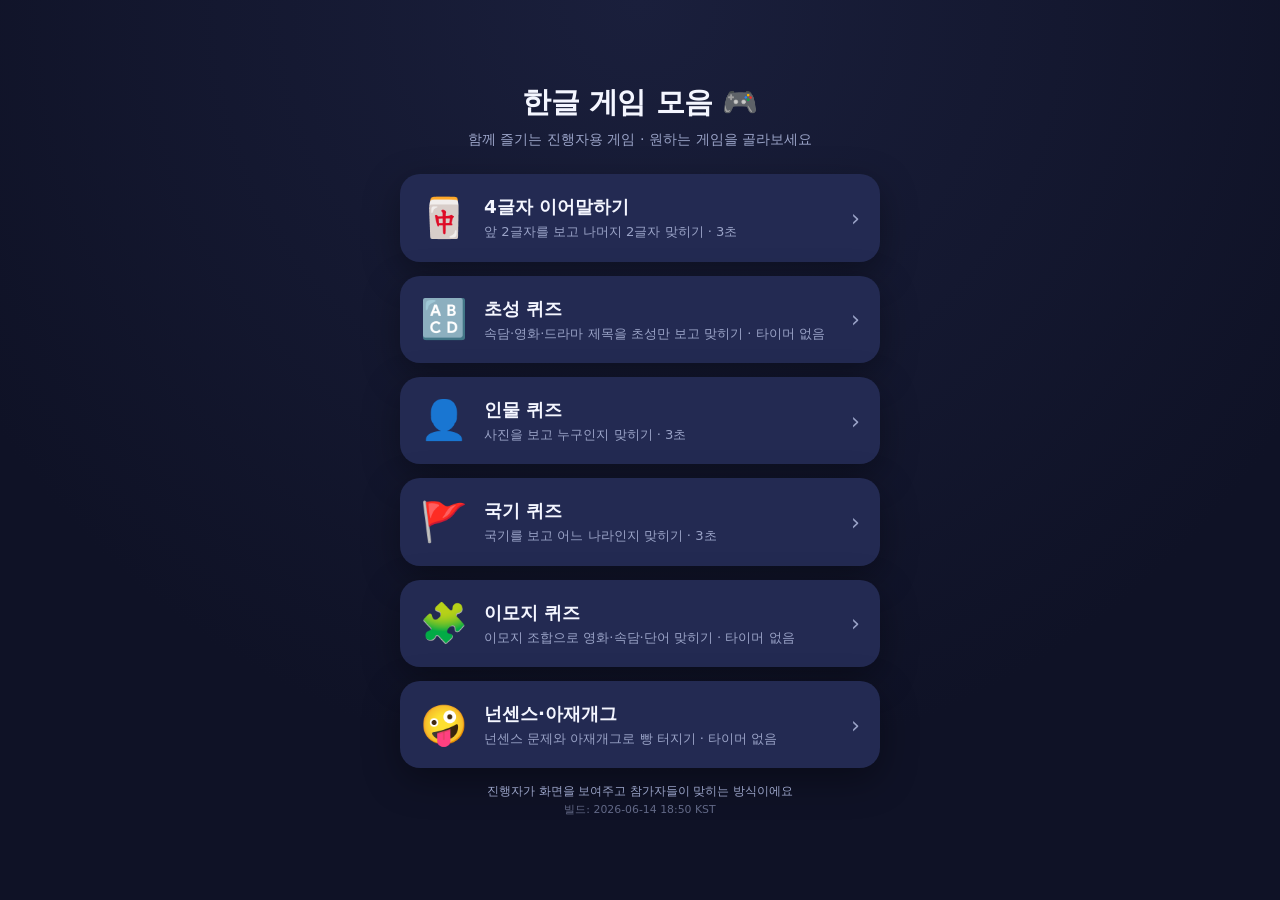
<file: index.html>
<!DOCTYPE html>
<html lang="ko">
<head>
<meta charset="UTF-8" />
<meta name="viewport" content="width=device-width, initial-scale=1.0" />
<title>한글 게임 모음 🎮</title>
<link rel="stylesheet" href="style.css" />
</head>
<body>
<div class="home">
  <h1>한글 게임 모음 🎮</h1>
  <p class="subtitle">함께 즐기는 진행자용 게임 · 원하는 게임을 골라보세요</p>

  <a class="home-card" href="games/word.html">
    <div class="emoji">🀄</div>
    <div class="info">
      <div class="t">4글자 이어말하기</div>
      <div class="d">앞 2글자를 보고 나머지 2글자 맞히기 · 3초</div>
    </div>
    <div class="arrow">›</div>
  </a>

  <a class="home-card" href="games/chosung.html">
    <div class="emoji">🔠</div>
    <div class="info">
      <div class="t">초성 퀴즈</div>
      <div class="d">속담·영화·드라마 제목을 초성만 보고 맞히기 · 타이머 없음</div>
    </div>
    <div class="arrow">›</div>
  </a>

  <a class="home-card" href="games/person.html">
    <div class="emoji">👤</div>
    <div class="info">
      <div class="t">인물 퀴즈</div>
      <div class="d">사진을 보고 누구인지 맞히기 · 3초</div>
    </div>
    <div class="arrow">›</div>
  </a>

  <a class="home-card" href="games/flag.html">
    <div class="emoji">🚩</div>
    <div class="info">
      <div class="t">국기 퀴즈</div>
      <div class="d">국기를 보고 어느 나라인지 맞히기 · 3초</div>
    </div>
    <div class="arrow">›</div>
  </a>

  <a class="home-card" href="games/emoji.html">
    <div class="emoji">🧩</div>
    <div class="info">
      <div class="t">이모지 퀴즈</div>
      <div class="d">이모지 조합으로 영화·속담·단어 맞히기 · 타이머 없음</div>
    </div>
    <div class="arrow">›</div>
  </a>

  <a class="home-card" href="games/nonsense.html">
    <div class="emoji">🤪</div>
    <div class="info">
      <div class="t">넌센스·아재개그</div>
      <div class="d">넌센스 문제와 아재개그로 빵 터지기 · 타이머 없음</div>
    </div>
    <div class="arrow">›</div>
  </a>

  <p class="footer-note">진행자가 화면을 보여주고 참가자들이 맞히는 방식이에요</p>
  <p class="build-time">빌드: 2026-06-14 18:50 KST</p>
</div>
</body>
</html>
</file>
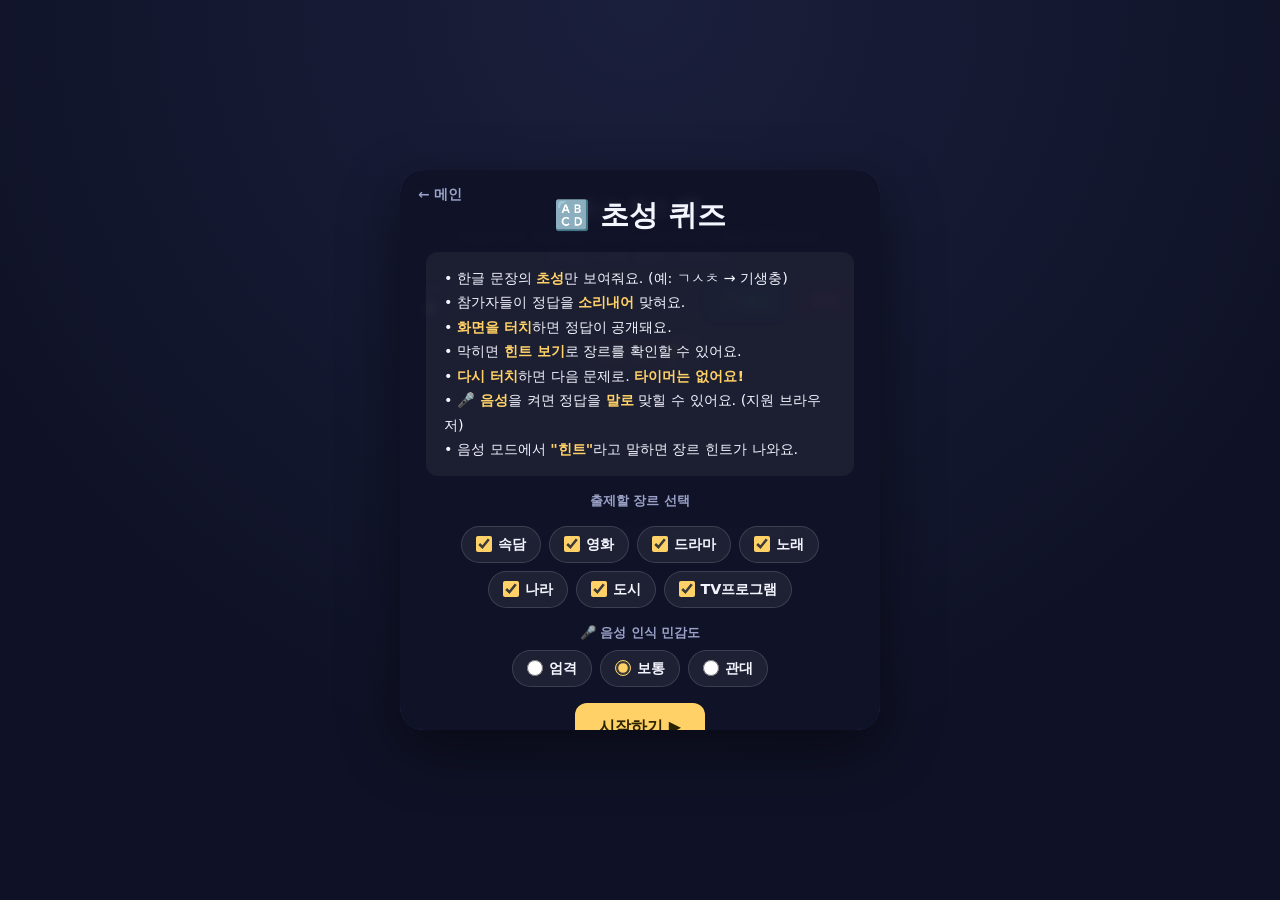
<file: games/chosung.html>
<!DOCTYPE html>
<html lang="ko">
<head>
<meta charset="UTF-8" />
<meta name="viewport" content="width=device-width, initial-scale=1.0, user-scalable=no" />
<title>초성 퀴즈 🔠</title>
<link rel="stylesheet" href="../style.css" />
</head>
<body>
<div class="game">
  <a class="back" href="../index.html">← 메인</a>
  <h1>초성 퀴즈 🔠</h1>
  <p class="subtitle">초성만 보고 속담·영화·드라마·노래·TV프로그램을 맞혀보세요!<br/>화면을 누르면 정답이 공개돼요.</p>

  <div class="hud">
    <div class="stat"><span class="label">문제</span><span class="value" id="count">0</span></div>
    <div class="hud-right">
      <button class="btn-mic hidden" id="micBtn">🎤 음성</button>
      <button class="btn-quit" id="quitBtn">종료</button>
    </div>
  </div>

  <div class="hint-row">
    <button class="btn-hint" id="hintBtn">힌트 보기 💡</button>
    <span class="category-badge hidden" id="catBadge"></span>
  </div>

  <div class="tap-area" id="tapArea">
    <div class="chosung-display" id="chosung"></div>
    <div class="answer-text" id="answer"></div>
    <div class="prompt" id="prompt"></div>
    <div class="heard" id="heard"></div>
  </div>

  <p class="footer-note">진행자용 도우미 화면 · 종료를 누를 때까지 계속됩니다</p>

  <div class="overlay" id="startScreen">
    <h2>🔠 초성 퀴즈</h2>
    <div class="rules">
      • 한글 문장의 <b>초성</b>만 보여줘요. (예: ㄱㅅㅊ → 기생충)<br />
      • 참가자들이 정답을 <b>소리내어</b> 맞혀요.<br />
      • <b>화면을 터치</b>하면 정답이 공개돼요.<br />
      • 막히면 <b>힌트 보기</b>로 장르를 확인할 수 있어요.<br />
      • <b>다시 터치</b>하면 다음 문제로. <b>타이머는 없어요!</b><br />
      • <b>🎤 음성</b>을 켜면 정답을 <b>말로</b> 맞힐 수 있어요. (지원 브라우저)<br />
      • 음성 모드에서 <b>"힌트"</b>라고 말하면 장르 힌트가 나와요.
    </div>
    <div class="genre-title">출제할 장르 선택</div>
    <div class="genre-select" id="genreSelect"></div>
    <div class="sens-block hidden" id="sensBlock">
      <div class="genre-title">🎤 음성 인식 민감도</div>
      <div class="genre-select" id="sensSelect"></div>
    </div>
    <button class="btn-primary" id="startBtn">시작하기 ▶</button>
  </div>

  <div class="overlay hidden" id="endScreen">
    <h2>수고하셨어요! 🎉</h2>
    <p>진행한 문제</p>
    <div class="big-score" id="finalCount">0</div>
    <button class="btn-primary" id="restartBtn">다시 시작 ↻</button>
  </div>
</div>

<script src="../sound.js"></script>
<script src="../speech.js"></script>
<script>
  // ===== 문제 데이터 (정답 + 분류) =====
  const QUIZ = [
    // ===== 속담 =====
    { a: "가는 말이 고와야 오는 말이 곱다", c: "속담" },
    { a: "발 없는 말이 천리 간다", c: "속담" },
    { a: "백지장도 맞들면 낫다", c: "속담" },
    { a: "고래 싸움에 새우 등 터진다", c: "속담" },
    { a: "원숭이도 나무에서 떨어진다", c: "속담" },
    { a: "등잔 밑이 어둡다", c: "속담" },
    { a: "소 잃고 외양간 고친다", c: "속담" },
    { a: "낮말은 새가 듣고 밤말은 쥐가 듣는다", c: "속담" },
    { a: "티끌 모아 태산", c: "속담" },
    { a: "우물 안 개구리", c: "속담" },
    { a: "남의 떡이 더 커 보인다", c: "속담" },
    { a: "가재는 게 편", c: "속담" },
    { a: "길고 짧은 건 대 봐야 안다", c: "속담" },
    { a: "호랑이도 제 말 하면 온다", c: "속담" },
    { a: "천 리 길도 한 걸음부터", c: "속담" },
    { a: "바늘 도둑이 소 도둑 된다", c: "속담" },
    { a: "윗물이 맑아야 아랫물이 맑다", c: "속담" },
    { a: "콩 심은 데 콩 나고 팥 심은 데 팥 난다", c: "속담" },
    { a: "개구리 올챙이 적 생각 못 한다", c: "속담" },
    { a: "사공이 많으면 배가 산으로 간다", c: "속담" },
    { a: "빈 수레가 요란하다", c: "속담" },
    { a: "똥 묻은 개가 겨 묻은 개 나무란다", c: "속담" },
    { a: "누워서 떡 먹기", c: "속담" },
    { a: "금강산도 식후경", c: "속담" },
    { a: "작은 고추가 더 맵다", c: "속담" },
    { a: "믿는 도끼에 발등 찍힌다", c: "속담" },
    { a: "시작이 반이다", c: "속담" },
    { a: "백문이 불여일견", c: "속담" },
    { a: "하늘의 별 따기", c: "속담" },
    { a: "공든 탑이 무너지랴", c: "속담" },
    // ===== 영화 =====
    { a: "기생충", c: "영화" },
    { a: "극한직업", c: "영화" },
    { a: "택시운전사", c: "영화" },
    { a: "신과함께", c: "영화" },
    { a: "베테랑", c: "영화" },
    { a: "부산행", c: "영화" },
    { a: "올드보이", c: "영화" },
    { a: "암살", c: "영화" },
    { a: "범죄도시", c: "영화" },
    { a: "왕의 남자", c: "영화" },
    { a: "명량", c: "영화" },
    { a: "국제시장", c: "영화" },
    { a: "변호인", c: "영화" },
    { a: "도둑들", c: "영화" },
    { a: "7번방의 선물", c: "영화" },
    { a: "광해, 왕이 된 남자", c: "영화" },
    { a: "신세계", c: "영화" },
    { a: "살인의 추억", c: "영화" },
    { a: "곡성", c: "영화" },
    { a: "아가씨", c: "영화" },
    { a: "헤어질 결심", c: "영화" },
    { a: "한산: 용의 출현", c: "영화" },
    { a: "서울의 봄", c: "영화" },
    { a: "범죄와의 전쟁", c: "영화" },
    { a: "친절한 금자씨", c: "영화" },
    // ===== 드라마 =====
    { a: "오징어 게임", c: "드라마" },
    { a: "이상한 변호사 우영우", c: "드라마" },
    { a: "도깨비", c: "드라마" },
    { a: "태양의 후예", c: "드라마" },
    { a: "사랑의 불시착", c: "드라마" },
    { a: "응답하라 1988", c: "드라마" },
    { a: "슬기로운 의사생활", c: "드라마" },
    { a: "스카이 캐슬", c: "드라마" },
    { a: "별에서 온 그대", c: "드라마" },
    { a: "미스터 션샤인", c: "드라마" },
    { a: "동백꽃 필 무렵", c: "드라마" },
    { a: "호텔 델루나", c: "드라마" },
    { a: "미생", c: "드라마" },
    { a: "시그널", c: "드라마" },
    { a: "비밀의 숲", c: "드라마" },
    { a: "더 글로리", c: "드라마" },
    { a: "우리들의 블루스", c: "드라마" },
    { a: "갯마을 차차차", c: "드라마" },
    { a: "빈센조", c: "드라마" },
    { a: "펜트하우스", c: "드라마" },
    { a: "모범택시", c: "드라마" },
    { a: "재벌집 막내아들", c: "드라마" },
    { a: "무빙", c: "드라마" },
    { a: "눈물의 여왕", c: "드라마" },
    { a: "선재 업고 튀어", c: "드라마" },
    // ===== 노래 제목 =====
    { a: "강남스타일", c: "노래" },
    { a: "좋은 날", c: "노래" },
    { a: "벚꽃 엔딩", c: "노래" },
    { a: "거짓말", c: "노래" },
    { a: "봄날", c: "노래" },
    { a: "다이너마이트", c: "노래" },
    { a: "아무노래", c: "노래" },
    { a: "롤린", c: "노래" },
    { a: "신호등", c: "노래" },
    { a: "사건의 지평선", c: "노래" },
    { a: "밤편지", c: "노래" },
    { a: "좋니", c: "노래" },
    { a: "모든 날 모든 순간", c: "노래" },
    { a: "첫눈처럼 너에게 가겠다", c: "노래" },
    { a: "어떻게 이별까지 사랑하겠어 널 사랑하는 거지", c: "노래" },
    { a: "사랑은 늘 도망가", c: "노래" },
    { a: "취중고백", c: "노래" },
    { a: "헤어지자 말해요", c: "노래" },
    { a: "사랑할수록", c: "노래" },
    { a: "보랏빛 향기", c: "노래" },
    { a: "안녕이라고 말하지 마", c: "노래" },
    { a: "비처럼 음악처럼", c: "노래" },
    { a: "그날들", c: "노래" },
    { a: "립스틱 짙게 바르고", c: "노래" },
    { a: "좋은 사람", c: "노래" },
    { a: "라일락", c: "노래" },
    { a: "에잇", c: "노래" },
    { a: "다시 만난 세계", c: "노래" },
    { a: "위아래", c: "노래" },
    { a: "뱅뱅뱅", c: "노래" },
    { a: "불타오르네", c: "노래" },
    { a: "가시나", c: "노래" },
    { a: "너의 의미", c: "노래" },
    { a: "인연", c: "노래" },
    { a: "만남", c: "노래" },
    { a: "애모", c: "노래" },
    { a: "천 개의 바람이 되어", c: "노래" },
    { a: "흔들리는 꽃들 속에서 네 샴푸향이 느껴진 거야", c: "노래" },
    { a: "화양연화", c: "노래" },
    { a: "작은 것들을 위한 시", c: "노래" },
    // ===== 이름 긴 나라 =====
    { a: "도미니카 공화국", c: "나라" },
    { a: "보스니아 헤르체고비나", c: "나라" },
    { a: "아랍에미리트", c: "나라" },
    { a: "트리니다드 토바고", c: "나라" },
    { a: "세인트키츠 네비스", c: "나라" },
    { a: "파푸아뉴기니", c: "나라" },
    { a: "적도기니", c: "나라" },
    { a: "중앙아프리카공화국", c: "나라" },
    { a: "콩고민주공화국", c: "나라" },
    { a: "세인트빈센트 그레나딘", c: "나라" },
    { a: "앤티가 바부다", c: "나라" },
    { a: "부르키나파소", c: "나라" },
    { a: "마셜 제도", c: "나라" },
    { a: "솔로몬 제도", c: "나라" },
    { a: "키르기스스탄", c: "나라" },
    { a: "투르크메니스탄", c: "나라" },
    { a: "우즈베키스탄", c: "나라" },
    { a: "카자흐스탄", c: "나라" },
    { a: "타지키스탄", c: "나라" },
    { a: "아제르바이잔", c: "나라" },
    { a: "리히텐슈타인", c: "나라" },
    { a: "룩셈부르크", c: "나라" },
    { a: "마다가스카르", c: "나라" },
    { a: "모잠비크", c: "나라" },
    { a: "짐바브웨", c: "나라" },
    { a: "에티오피아", c: "나라" },
    { a: "에콰도르", c: "나라" },
    { a: "과테말라", c: "나라" },
    { a: "베네수엘라", c: "나라" },
    { a: "콜롬비아", c: "나라" },
    { a: "슬로바키아", c: "나라" },
    { a: "슬로베니아", c: "나라" },
    { a: "크로아티아", c: "나라" },
    { a: "아르헨티나", c: "나라" },
    { a: "사우디아라비아", c: "나라" },
    { a: "방글라데시", c: "나라" },
    { a: "카메룬", c: "나라" },
    { a: "세네갈", c: "나라" },
    { a: "모리타니", c: "나라" },
    { a: "아프가니스탄", c: "나라" },
    // ===== 이름 긴 도시 =====
    { a: "로스앤젤레스", c: "도시" },
    { a: "샌프란시스코", c: "도시" },
    { a: "요하네스버그", c: "도시" },
    { a: "리우데자네이루", c: "도시" },
    { a: "부에노스아이레스", c: "도시" },
    { a: "코펜하겐", c: "도시" },
    { a: "암스테르담", c: "도시" },
    { a: "스톡홀름", c: "도시" },
    { a: "이스탄불", c: "도시" },
    { a: "카사블랑카", c: "도시" },
    { a: "알렉산드리아", c: "도시" },
    { a: "멜버른", c: "도시" },
    { a: "밴쿠버", c: "도시" },
    { a: "몬트리올", c: "도시" },
    { a: "필라델피아", c: "도시" },
    { a: "바르셀로나", c: "도시" },
    { a: "상트페테르부르크", c: "도시" },
    { a: "블라디보스토크", c: "도시" },
    { a: "요코하마", c: "도시" },
    { a: "쿠알라룸푸르", c: "도시" },
    { a: "아부다비", c: "도시" },
    { a: "마라케시", c: "도시" },
    { a: "카트만두", c: "도시" },
    { a: "울란바토르", c: "도시" },
    { a: "프랑크푸르트", c: "도시" },
    { a: "뒤셀도르프", c: "도시" },
    { a: "함부르크", c: "도시" },
    { a: "취리히", c: "도시" },
    { a: "제네바", c: "도시" },
    { a: "자카르타", c: "도시" },
    { a: "마닐라", c: "도시" },
    { a: "호찌민", c: "도시" },
    { a: "뭄바이", c: "도시" },
    { a: "뉴델리", c: "도시" },
    { a: "콜카타", c: "도시" },
    { a: "헬싱키", c: "도시" },
    { a: "브뤼셀", c: "도시" },
    { a: "시애틀", c: "도시" },
    { a: "라스베이거스", c: "도시" },
    { a: "애틀랜타", c: "도시" },
    // ===== TV 프로그램 =====
    { a: "무한도전", c: "TV프로그램" },
    { a: "1박 2일", c: "TV프로그램" },
    { a: "런닝맨", c: "TV프로그램" },
    { a: "라디오스타", c: "TV프로그램" },
    { a: "해피투게더", c: "TV프로그램" },
    { a: "아는 형님", c: "TV프로그램" },
    { a: "신서유기", c: "TV프로그램" },
    { a: "놀면 뭐하니", c: "TV프로그램" },
    { a: "나 혼자 산다", c: "TV프로그램" },
    { a: "미운 우리 새끼", c: "TV프로그램" },
    { a: "동상이몽", c: "TV프로그램" },
    { a: "골목식당", c: "TV프로그램" },
    { a: "한국인의 밥상", c: "TV프로그램" },
    { a: "생활의 달인", c: "TV프로그램" },
    { a: "동물농장", c: "TV프로그램" },
    { a: "그것이 알고 싶다", c: "TV프로그램" },
    { a: "전국노래자랑", c: "TV프로그램" },
    { a: "가요무대", c: "TV프로그램" },
    { a: "불후의 명곡", c: "TV프로그램" },
    { a: "복면가왕", c: "TV프로그램" },
    { a: "미스터트롯", c: "TV프로그램" },
    { a: "미스트롯", c: "TV프로그램" },
    { a: "쇼미더머니", c: "TV프로그램" },
    { a: "프로듀스 101", c: "TV프로그램" },
    { a: "너의 목소리가 보여", c: "TV프로그램" },
    { a: "히든싱어", c: "TV프로그램" },
    { a: "비긴어게인", c: "TV프로그램" },
    { a: "윤식당", c: "TV프로그램" },
    { a: "삼시세끼", c: "TV프로그램" },
    { a: "효리네 민박", c: "TV프로그램" },
    { a: "우리 결혼했어요", c: "TV프로그램" },
    { a: "하트시그널", c: "TV프로그램" },
    { a: "솔로지옥", c: "TV프로그램" },
    { a: "환승연애", c: "TV프로그램" },
    { a: "피지컬 100", c: "TV프로그램" },
    { a: "흑백요리사", c: "TV프로그램" },
    { a: "골 때리는 그녀들", c: "TV프로그램" },
    { a: "강철부대", c: "TV프로그램" },
    { a: "진짜 사나이", c: "TV프로그램" },
    { a: "정글의 법칙", c: "TV프로그램" },
    { a: "도전 골든벨", c: "TV프로그램" },
    { a: "유 퀴즈 온 더 블럭", c: "TV프로그램" },
    { a: "슈퍼스타 케이", c: "TV프로그램" },
    { a: "아침마당", c: "TV프로그램" },
    { a: "인간극장", c: "TV프로그램" },
    { a: "슈퍼맨이 돌아왔다", c: "TV프로그램" },
    { a: "컬투쇼", c: "TV프로그램" },
    { a: "위대한 탄생", c: "TV프로그램" },
    { a: "맛있는 녀석들", c: "TV프로그램" },
    { a: "트롯신이 떴다", c: "TV프로그램" },
    // ===== 노래 (추가) =====
    { a: "미안하다 사랑한다", c: "노래" },
    { a: "너였다면", c: "노래" },
    { a: "봄 사랑 벚꽃 말고", c: "노래" },
    { a: "잘 지내자 우리", c: "노래" },
    { a: "사랑의 배터리", c: "노래" },
    { a: "잊혀진 계절", c: "노래" },
    { a: "그때 그 사람", c: "노래" },
    { a: "광화문 연가", c: "노래" },
    { a: "사랑했지만", c: "노래" },
    { a: "너의 결혼식", c: "노래" },
    { a: "거위의 꿈", c: "노래" },
    { a: "바람이 분다", c: "노래" },
    { a: "가시나무", c: "노래" },
    { a: "보고 싶다", c: "노래" },
    { a: "소주 한 잔", c: "노래" },
    { a: "모래시계", c: "노래" },
    { a: "너 없인 못 살아", c: "노래" },
    { a: "매일 그대와", c: "노래" },
    { a: "그중에 그대를 만나", c: "노래" },
    { a: "너의 모든 순간", c: "노래" },
    { a: "사랑인가요", c: "노래" },
    { a: "다정히 내 이름을 부르면", c: "노래" },
    { a: "그대에게", c: "노래" },
    { a: "어머나", c: "노래" },
    { a: "무조건", c: "노래" },
    { a: "신토불이", c: "노래" },
    { a: "칠갑산", c: "노래" },
    { a: "사노라면", c: "노래" },
    { a: "이등병의 편지", c: "노래" },
    { a: "옛사랑", c: "노래" },
    { a: "다행이다", c: "노래" },
    { a: "너에게 난", c: "노래" },
    { a: "라구요", c: "노래" },
    { a: "응급실", c: "노래" },
    { a: "안되나요", c: "노래" },
    { a: "내 사람", c: "노래" },
    { a: "진심이 짙어", c: "노래" },
    { a: "사랑 그 쓸쓸함에 대하여", c: "노래" },
    { a: "나의 옛날이야기", c: "노래" },
    { a: "좋은 사람 있으면 소개시켜 줘", c: "노래" },
    // ===== 영화 (추가) =====
    { a: "추격자", c: "영화" },
    { a: "도가니", c: "영화" },
    { a: "엑시트", c: "영화" },
    { a: "검사외전", c: "영화" },
    { a: "내부자들", c: "영화" },
    { a: "아수라", c: "영화" },
    { a: "암수살인", c: "영화" },
    { a: "마약왕", c: "영화" },
    { a: "다만 악에서 구하소서", c: "영화" },
    { a: "남산의 부장들", c: "영화" },
    { a: "모가디슈", c: "영화" },
    { a: "비상선언", c: "영화" },
    { a: "콘크리트 유토피아", c: "영화" },
    { a: "노량 죽음의 바다", c: "영화" },
    { a: "댓글부대", c: "영화" },
    { a: "부당거래", c: "영화" },
    { a: "국가대표", c: "영화" },
    { a: "해운대", c: "영화" },
    { a: "최종병기 활", c: "영화" },
    { a: "강철비", c: "영화" },
    { a: "신의 한 수", c: "영화" },
    { a: "승리호", c: "영화" },
    { a: "살인자의 기억법", c: "영화" },
    { a: "청년경찰", c: "영화" },
    { a: "완벽한 타인", c: "영화" },
    { a: "과속스캔들", c: "영화" },
    { a: "수상한 그녀", c: "영화" },
    { a: "늑대소년", c: "영화" },
    { a: "마스터", c: "영화" },
    { a: "검은 사제들", c: "영화" },
    // ===== 드라마 (추가) =====
    { a: "대장금", c: "드라마" },
    { a: "선덕여왕", c: "드라마" },
    { a: "상속자들", c: "드라마" },
    { a: "시크릿 가든", c: "드라마" },
    { a: "너의 목소리가 들려", c: "드라마" },
    { a: "피노키오", c: "드라마" },
    { a: "힘쎈여자 도봉순", c: "드라마" },
    { a: "김비서가 왜 그럴까", c: "드라마" },
    { a: "해를 품은 달", c: "드라마" },
    { a: "성균관 스캔들", c: "드라마" },
    { a: "기황후", c: "드라마" },
    { a: "뿌리 깊은 나무", c: "드라마" },
    { a: "육룡이 나르샤", c: "드라마" },
    { a: "또 오해영", c: "드라마" },
    { a: "김과장", c: "드라마" },
    { a: "낭만닥터 김사부", c: "드라마" },
    { a: "스토브리그", c: "드라마" },
    { a: "부부의 세계", c: "드라마" },
    { a: "청춘기록", c: "드라마" },
    { a: "옷소매 붉은 끝동", c: "드라마" },
    { a: "그해 우리는", c: "드라마" },
    { a: "스물다섯 스물하나", c: "드라마" },
    { a: "작은 아씨들", c: "드라마" },
    { a: "사이코지만 괜찮아", c: "드라마" },
    { a: "빅마우스", c: "드라마" },
    { a: "가을동화", c: "드라마" },
    { a: "겨울연가", c: "드라마" },
    { a: "파리의 연인", c: "드라마" },
    { a: "내 이름은 김삼순", c: "드라마" },
    { a: "커피프린스 1호점", c: "드라마" },
    // ===== 속담 (추가) =====
    { a: "갈수록 태산", c: "속담" },
    { a: "식은 죽 먹기", c: "속담" },
    { a: "그림의 떡", c: "속담" },
    { a: "누워서 침 뱉기", c: "속담" },
    { a: "빛 좋은 개살구", c: "속담" },
    { a: "닭 쫓던 개 지붕 쳐다본다", c: "속담" },
    { a: "다 된 죽에 코 풀기", c: "속담" },
    { a: "도토리 키 재기", c: "속담" },
    { a: "돌다리도 두들겨 보고 건너라", c: "속담" },
    { a: "될성부른 나무는 떡잎부터 알아본다", c: "속담" },
    { a: "뛰는 놈 위에 나는 놈 있다", c: "속담" },
    { a: "말 한마디에 천 냥 빚을 갚는다", c: "속담" },
    { a: "모로 가도 서울만 가면 된다", c: "속담" },
    { a: "못 먹는 감 찔러나 본다", c: "속담" },
    { a: "미운 놈 떡 하나 더 준다", c: "속담" },
    { a: "배보다 배꼽이 더 크다", c: "속담" },
    { a: "보기 좋은 떡이 먹기도 좋다", c: "속담" },
    { a: "산 넘어 산", c: "속담" },
    { a: "서당 개 삼 년이면 풍월을 읊는다", c: "속담" },
    { a: "세 살 버릇 여든까지 간다", c: "속담" },
    { a: "쇠귀에 경 읽기", c: "속담" },
    { a: "수박 겉 핥기", c: "속담" },
    { a: "아니 땐 굴뚝에 연기 날까", c: "속담" },
    { a: "열 길 물속은 알아도 한 길 사람 속은 모른다", c: "속담" },
    { a: "우물을 파도 한 우물을 파라", c: "속담" },
    // ===== 나라 (추가) =====
    { a: "파라과이", c: "나라" },
    { a: "우루과이", c: "나라" },
    { a: "볼리비아", c: "나라" },
    { a: "온두라스", c: "나라" },
    { a: "니카라과", c: "나라" },
    { a: "코스타리카", c: "나라" },
    { a: "자메이카", c: "나라" },
    { a: "불가리아", c: "나라" },
    { a: "루마니아", c: "나라" },
    { a: "노르웨이", c: "나라" },
    { a: "아이슬란드", c: "나라" },
    { a: "스리랑카", c: "나라" },
    { a: "캄보디아", c: "나라" },
    { a: "말레이시아", c: "나라" },
    { a: "싱가포르", c: "나라" },
    // ===== 도시 (추가) =====
    { a: "바르샤바", c: "도시" },
    { a: "부다페스트", c: "도시" },
    { a: "두브로브니크", c: "도시" },
    { a: "산티아고", c: "도시" },
    { a: "멕시코시티", c: "도시" },
    { a: "케이프타운", c: "도시" },
    { a: "테헤란", c: "도시" },
    { a: "바그다드", c: "도시" },
    { a: "타슈켄트", c: "도시" },
    { a: "삿포로", c: "도시" },
  ];

  // ===== 초성 추출 =====
  const CHO = ["ㄱ","ㄲ","ㄴ","ㄷ","ㄸ","ㄹ","ㅁ","ㅂ","ㅃ","ㅅ","ㅆ","ㅇ","ㅈ","ㅉ","ㅊ","ㅋ","ㅌ","ㅍ","ㅎ"];
  function toChosung(str) {
    let out = "";
    for (const ch of str) {
      const code = ch.charCodeAt(0);
      if (code >= 0xAC00 && code <= 0xD7A3) {
        out += CHO[Math.floor((code - 0xAC00) / 588)];
      } else {
        out += ch; // 공백·숫자·영문·기호는 그대로
      }
    }
    return out;
  }

  let phase = "idle"; // "quiz" | "revealed"
  let current = null, count = 0, queue = [], pool = [];

  const $ = (id) => document.getElementById(id);
  const chosungEl = $("chosung"), answerEl = $("answer"), promptEl = $("prompt");
  const catEl = $("catBadge"), hintBtn = $("hintBtn");
  const micBtn = $("micBtn"), heardEl = $("heard");

  // ===== 음성 모드 (타이머 없음: 정답을 말하면 바로 공개) =====
  let voiceOn = false, voice = null;
  let sensLevel = localStorage.getItem("voiceSens") || "normal";
  if (speechSupported()) {
    micBtn.classList.remove("hidden");
    $("sensBlock").classList.remove("hidden");
    buildSensSelect();
    voiceOn = localStorage.getItem("voiceMode") === "1";
    updateMicBtn();
    voice = createVoiceController({
      lang: "ko-KR",
      onTranscript: handleVoice,
      onStateChange: (listening) => micBtn.classList.toggle("listening", listening),
    });
  }
  function buildSensSelect() {
    [["strict","엄격"],["normal","보통"],["loose","관대"]].forEach(([v, t]) => {
      const label = document.createElement("label");
      label.className = "genre-chip";
      const r = document.createElement("input");
      r.type = "radio"; r.name = "sens"; r.value = v; r.checked = (v === sensLevel);
      r.addEventListener("change", () => { if (r.checked) { sensLevel = v; localStorage.setItem("voiceSens", v); } });
      label.appendChild(r);
      label.appendChild(document.createTextNode(" " + t));
      $("sensSelect").appendChild(label);
    });
  }
  function updateMicBtn() {
    micBtn.classList.toggle("on", voiceOn);
    micBtn.textContent = voiceOn ? "🎤 음성 ON" : "🎤 음성";
  }
  function startListening() { if (voiceOn && voice) voice.start(); }
  function stopListening() { if (voice) voice.stop(); }
  function handleVoice(transcript, isFinal) {
    if (phase !== "quiz" || !current) return;
    const said = (transcript || "").trim();
    // 음성 명령은 "짧은 발화"일 때만 인식 (긴 정답 안에 명령어가 들어가도 오인 안 되게)
    if (isFinal && said && koLen(said) <= 6) {
      const ns = normalizeKo(said);
      // "힌트"(예: "힌트", "힌트 보여줘") → 힌트 노출 후 계속 듣기
      if (ns.includes("힌트")) {
        showHint();
        heardEl.textContent = "💡 힌트 공개! 계속 말해보세요";
        heardEl.className = "heard";
        return;
      }
      // "몰라/모르겠어/패스/통과/스킵" → 포기하고 정답 공개
      if (ns.includes("몰라") || ns.includes("모르") || ns.includes("패스") || ns.includes("통과") || ns.includes("스킵")) {
        heardEl.textContent = "🙅 패스! 정답을 공개합니다";
        heardEl.className = "heard";
        revealAnswer(false);
        return;
      }
    }
    // 각 발화는 독립적으로 판정 (누적하지 않음). 최종 결과일 때만 정답 비교.
    if (isFinal && said && matchAnswer(said, [current.a], SENS_OPTS[sensLevel])) {
      heardEl.textContent = "✅ 정답!  “" + said + "”";
      heardEl.className = "heard ok";
      revealAnswer(true);
      return;
    }
    heardEl.textContent = said ? "🎤 " + said + (isFinal ? "" : " …") : "🎤 듣는 중…";
    heardEl.className = "heard";
  }

  // 한글 글자 수 (공백·기호·숫자 제외) — 3자 이상만 출제
  function koLen(s) {
    let n = 0;
    for (const ch of s) {
      const c = ch.charCodeAt(0);
      if (c >= 0xAC00 && c <= 0xD7A3) n++;
    }
    return n;
  }
  const QUIZ3 = QUIZ.filter((x) => koLen(x.a) >= 3);

  // ===== 장르 선택 체크박스 (기본 전체 선택) =====
  const CATEGORIES = [...new Set(QUIZ3.map((x) => x.c))];
  const genreBox = $("genreSelect");
  CATEGORIES.forEach((c) => {
    const label = document.createElement("label");
    label.className = "genre-chip";
    const cb = document.createElement("input");
    cb.type = "checkbox";
    cb.checked = true;
    cb.value = c;
    label.appendChild(cb);
    label.appendChild(document.createTextNode(" " + c));
    genreBox.appendChild(label);
  });
  function selectedCats() {
    return [...genreBox.querySelectorAll("input:checked")].map((i) => i.value);
  }

  function shuffle(arr) {
    const a = [...arr];
    for (let i = a.length - 1; i > 0; i--) {
      const j = Math.floor(Math.random() * (i + 1));
      [a[i], a[j]] = [a[j], a[i]];
    }
    return a;
  }

  function startGame() {
    const cats = selectedCats();
    if (cats.length === 0) { alert("장르를 하나 이상 선택해 주세요!"); return; }
    initAudio();
    count = 0;
    pool = QUIZ3.filter((x) => cats.includes(x.c));
    queue = shuffle(pool);
    $("startScreen").classList.add("hidden");
    $("endScreen").classList.add("hidden");
    nextRound();
  }

  function nextRound() {
    phase = "quiz";
    if (queue.length === 0) queue = shuffle(pool);
    current = queue.pop();
    count += 1;
    $("count").textContent = count;
    chosungEl.textContent = toChosung(current.a);
    answerEl.textContent = "";
    // 힌트(장르) 초기화 — 새 문제마다 다시 가림
    catEl.classList.add("hidden");
    catEl.textContent = "";
    promptEl.textContent = voiceOn ? "정답을 말해보세요! 🎤" : "정답을 맞혀보세요! 🤔";
    promptEl.className = "prompt";
    heardEl.textContent = "";
    heardEl.className = "heard";
    startListening();
  }

  function showHint() {
    if (!current) return;
    catEl.textContent = "💡 " + current.c;
    catEl.classList.remove("hidden");
    hintBtn.blur(); // 포커스 해제 → 스페이스/엔터 중복 입력 방지
  }

  function revealAnswer(byVoice) {
    phase = "revealed";
    stopListening();
    playFanfare();
    answerEl.textContent = current.a;
    promptEl.textContent = (byVoice ? "🎤 정답! " : "") + "화면을 눌러 다음 문제 👉";
    promptEl.className = "prompt pulse";
  }

  function handleTap() {
    if (phase === "quiz") revealAnswer();
    else if (phase === "revealed") nextRound();
  }

  function endGame() {
    phase = "idle";
    stopListening();
    $("finalCount").textContent = count;
    $("endScreen").classList.remove("hidden");
  }

  $("startBtn").addEventListener("click", startGame);
  $("restartBtn").addEventListener("click", startGame);
  $("quitBtn").addEventListener("click", (e) => { e.stopPropagation(); endGame(); });
  hintBtn.addEventListener("click", (e) => { e.stopPropagation(); showHint(); });
  micBtn.addEventListener("click", (e) => {
    e.stopPropagation();
    voiceOn = !voiceOn;
    localStorage.setItem("voiceMode", voiceOn ? "1" : "0");
    updateMicBtn();
    if (voiceOn && phase === "quiz") startListening();
    else if (!voiceOn) { stopListening(); heardEl.textContent = ""; heardEl.className = "heard"; }
  });
  $("tapArea").addEventListener("click", handleTap);
  document.addEventListener("keydown", (e) => {
    if (phase === "idle") return;
    if (e.target && e.target.tagName === "BUTTON") return; // 버튼 포커스 시 중복 방지
    if (e.key === " " || e.key === "Enter") { e.preventDefault(); handleTap(); }
  });
</script>
</body>
</html>
</file>
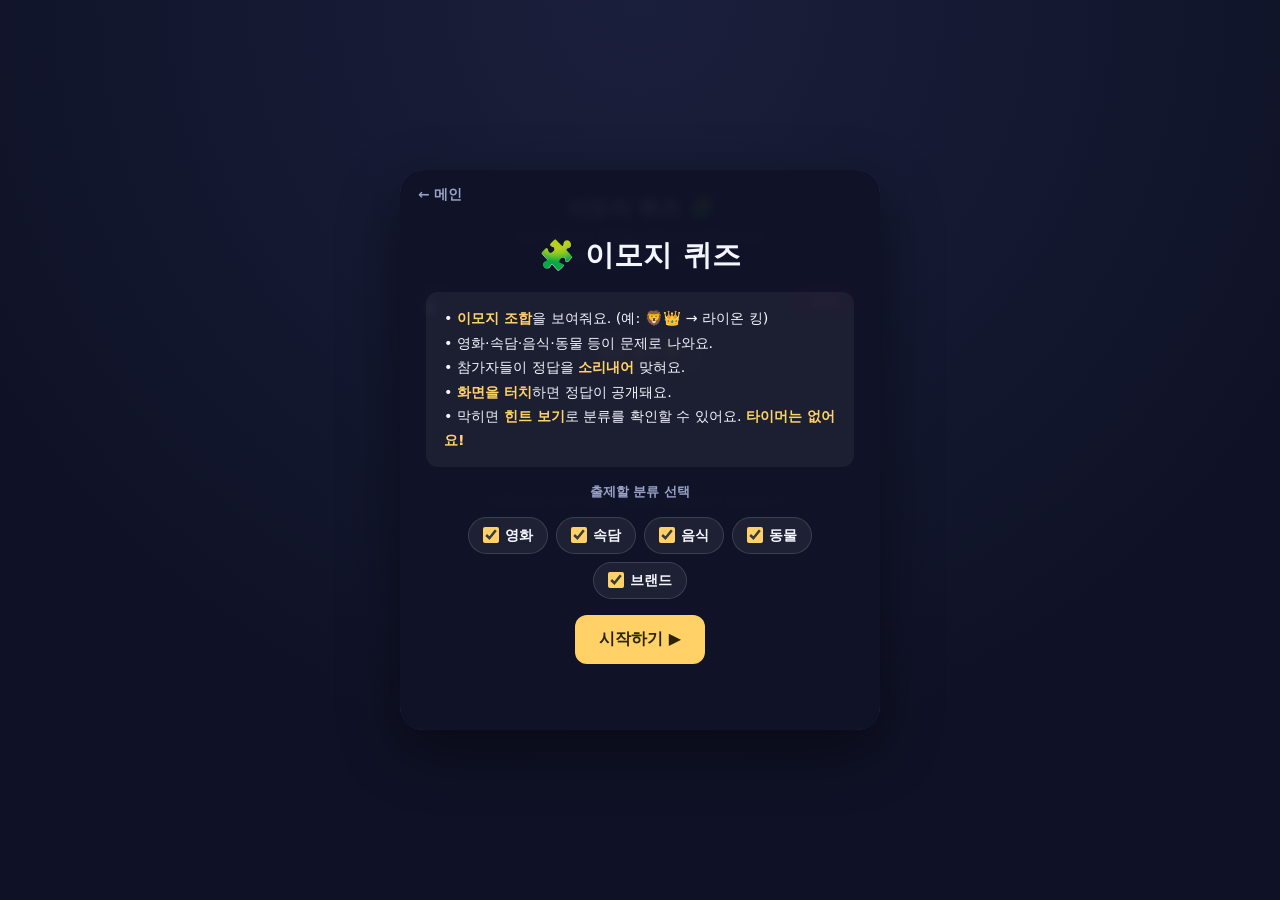
<file: games/emoji.html>
<!DOCTYPE html>
<html lang="ko">
<head>
<meta charset="UTF-8" />
<meta name="viewport" content="width=device-width, initial-scale=1.0, user-scalable=no" />
<title>이모지 퀴즈 🧩</title>
<link rel="stylesheet" href="../style.css" />
</head>
<body>
<div class="game">
  <a class="back" href="../index.html">← 메인</a>
  <h1>이모지 퀴즈 🧩</h1>
  <p class="subtitle">이모지를 보고 무엇을 뜻하는지 맞혀보세요!<br/>화면을 누르면 정답이 공개돼요.</p>

  <div class="hud">
    <div class="stat"><span class="label">문제</span><span class="value" id="count">0</span></div>
    <button class="btn-quit" id="quitBtn">종료</button>
  </div>

  <div class="hint-row">
    <button class="btn-hint" id="hintBtn">힌트 보기 💡</button>
    <span class="category-badge hidden" id="catBadge"></span>
  </div>

  <div class="tap-area" id="tapArea">
    <div class="emoji-display" id="emoji"></div>
    <div class="answer-text" id="answer"></div>
    <div class="prompt" id="prompt"></div>
  </div>

  <p class="footer-note">진행자용 도우미 화면 · 종료를 누를 때까지 계속됩니다</p>

  <div class="overlay" id="startScreen">
    <h2>🧩 이모지 퀴즈</h2>
    <div class="rules">
      • <b>이모지 조합</b>을 보여줘요. (예: 🦁👑 → 라이온 킹)<br />
      • 영화·속담·음식·동물 등이 문제로 나와요.<br />
      • 참가자들이 정답을 <b>소리내어</b> 맞혀요.<br />
      • <b>화면을 터치</b>하면 정답이 공개돼요.<br />
      • 막히면 <b>힌트 보기</b>로 분류를 확인할 수 있어요. <b>타이머는 없어요!</b>
    </div>
    <div class="genre-title">출제할 분류 선택</div>
    <div class="genre-select" id="genreSelect"></div>
    <button class="btn-primary" id="startBtn">시작하기 ▶</button>
  </div>

  <div class="overlay hidden" id="endScreen">
    <h2>수고하셨어요! 🎉</h2>
    <p>진행한 문제</p>
    <div class="big-score" id="finalCount">0</div>
    <button class="btn-primary" id="restartBtn">다시 시작 ↻</button>
  </div>
</div>

<script src="../sound.js"></script>
<script>
  // ===== 이모지 데이터 (이모지 + 정답 + 분류) =====
  const QUIZ = [
    // 영화
    { e: "🦁👑", a: "라이온 킹", c: "영화" },
    { e: "🕷️🧑", a: "스파이더맨", c: "영화" },
    { e: "🦇🧑", a: "배트맨", c: "영화" },
    { e: "❄️👸", a: "겨울왕국", c: "영화" },
    { e: "🐟🔍", a: "니모를 찾아서", c: "영화" },
    { e: "🚢🧊💔", a: "타이타닉", c: "영화" },
    { e: "🦖🏞️", a: "쥬라기 공원", c: "영화" },
    { e: "🐭👨‍🍳🍝", a: "라따뚜이", c: "영화" },
    { e: "🧸🤠🚀", a: "토이 스토리", c: "영화" },
    { e: "🐼🥋", a: "쿵푸팬더", c: "영화" },
    { e: "👽🚲🌕", a: "이티", c: "영화" },
    { e: "🦍🏙️✈️", a: "킹콩", c: "영화" },
    { e: "💍🌋🧙", a: "반지의 제왕", c: "영화" },
    { e: "🤖👮", a: "터미네이터", c: "영화" },
    { e: "🐀🍷👨‍🍳", a: "기생충", c: "영화" },
    { e: "🥋🐝", a: "베스트 키드", c: "영화" },
    // 속담
    { e: "🐯🗣️👀", a: "호랑이도 제 말 하면 온다", c: "속담" },
    { e: "🐸🕳️💧", a: "우물 안 개구리", c: "속담" },
    { e: "🐮❌🚪🔧", a: "소 잃고 외양간 고친다", c: "속담" },
    { e: "💡⬇️🌑", a: "등잔 밑이 어둡다", c: "속담" },
    { e: "🐵🌳⬇️", a: "원숭이도 나무에서 떨어진다", c: "속담" },
    { e: "🐦👂🌙🐭👂", a: "낮말은 새가 듣고 밤말은 쥐가 듣는다", c: "속담" },
    { e: "🌫️➕🌫️=⛰️", a: "티끌 모아 태산", c: "속담" },
    { e: "🍤🐳🥊", a: "고래 싸움에 새우 등 터진다", c: "속담" },
    { e: "🐦💬🚫👅", a: "발 없는 말이 천리 간다", c: "속담" },
    { e: "🟢🌶️🔥", a: "작은 고추가 더 맵다", c: "속담" },
    // 음식
    { e: "🌶️🍗", a: "양념치킨", c: "음식" },
    { e: "🥬🍲", a: "김치찌개", c: "음식" },
    { e: "🐷🔥🍚", a: "제육볶음", c: "음식" },
    { e: "🍙🌊", a: "김밥", c: "음식" },
    { e: "🌶️🍜", a: "라면", c: "음식" },
    { e: "🐔🍲🥢", a: "닭볶음탕", c: "음식" },
    { e: "🍚🍳🥩🥬", a: "비빔밥", c: "음식" },
    { e: "🐙🥞", a: "해물파전", c: "음식" },
    { e: "🍧🫘", a: "팥빙수", c: "음식" },
    { e: "🥟🍲", a: "만둣국", c: "음식" },
    // 동물
    { e: "🦒", a: "기린", c: "동물" },
    { e: "🦔", a: "고슴도치", c: "동물" },
    { e: "🦘", a: "캥거루", c: "동물" },
    { e: "🦏", a: "코뿔소", c: "동물" },
    { e: "🦛", a: "하마", c: "동물" },
    { e: "🦦", a: "수달", c: "동물" },
    { e: "🦫", a: "비버", c: "동물" },
    { e: "🦩", a: "홍학", c: "동물" },
    { e: "🦨", a: "스컹크", c: "동물" },
    { e: "🐧", a: "펭귄", c: "동물" },
    // 사물·브랜드
    { e: "🍎📱", a: "애플", c: "브랜드" },
    { e: "✔️👟", a: "나이키", c: "브랜드" },
    { e: "🍔👑", a: "버거킹", c: "브랜드" },
    { e: "🐦💬", a: "트위터", c: "브랜드" },
    { e: "☕🧜‍♀️", a: "스타벅스", c: "브랜드" },
    { e: "🐭🏰", a: "디즈니", c: "브랜드" },
    { e: "🅱️🍔", a: "맥도날드", c: "브랜드" },
    { e: "📺▶️", a: "유튜브", c: "브랜드" },
  ];

  let phase = "idle"; // "quiz" | "revealed"
  let current = null, count = 0, queue = [], pool = [];

  const $ = (id) => document.getElementById(id);
  const emojiEl = $("emoji"), answerEl = $("answer"), promptEl = $("prompt");
  const catEl = $("catBadge"), hintBtn = $("hintBtn");

  // ===== 분류 선택 체크박스 (기본 전체 선택) =====
  const CATEGORIES = [...new Set(QUIZ.map((x) => x.c))];
  const genreBox = $("genreSelect");
  CATEGORIES.forEach((c) => {
    const label = document.createElement("label");
    label.className = "genre-chip";
    const cb = document.createElement("input");
    cb.type = "checkbox";
    cb.checked = true;
    cb.value = c;
    label.appendChild(cb);
    label.appendChild(document.createTextNode(" " + c));
    genreBox.appendChild(label);
  });
  function selectedCats() {
    return [...genreBox.querySelectorAll("input:checked")].map((i) => i.value);
  }

  function shuffle(arr) {
    const a = [...arr];
    for (let i = a.length - 1; i > 0; i--) {
      const j = Math.floor(Math.random() * (i + 1));
      [a[i], a[j]] = [a[j], a[i]];
    }
    return a;
  }

  function startGame() {
    const cats = selectedCats();
    if (cats.length === 0) { alert("분류를 하나 이상 선택해 주세요!"); return; }
    initAudio();
    count = 0;
    pool = QUIZ.filter((x) => cats.includes(x.c));
    queue = shuffle(pool);
    $("startScreen").classList.add("hidden");
    $("endScreen").classList.add("hidden");
    nextRound();
  }

  function nextRound() {
    phase = "quiz";
    if (queue.length === 0) queue = shuffle(pool);
    current = queue.pop();
    count += 1;
    $("count").textContent = count;
    emojiEl.textContent = current.e;
    answerEl.textContent = "";
    catEl.classList.add("hidden");
    catEl.textContent = "";
    promptEl.textContent = "무엇일까요? 🤔";
    promptEl.className = "prompt";
  }

  function showHint() {
    if (!current) return;
    catEl.textContent = "💡 " + current.c;
    catEl.classList.remove("hidden");
    hintBtn.blur();
  }

  function revealAnswer() {
    phase = "revealed";
    playFanfare();
    answerEl.textContent = current.a;
    promptEl.textContent = "화면을 눌러 다음 문제 👉";
    promptEl.className = "prompt pulse";
  }

  function handleTap() {
    if (phase === "quiz") revealAnswer();
    else if (phase === "revealed") nextRound();
  }

  function endGame() {
    phase = "idle";
    $("finalCount").textContent = count;
    $("endScreen").classList.remove("hidden");
  }

  $("startBtn").addEventListener("click", startGame);
  $("restartBtn").addEventListener("click", startGame);
  $("quitBtn").addEventListener("click", (e) => { e.stopPropagation(); endGame(); });
  hintBtn.addEventListener("click", (e) => { e.stopPropagation(); showHint(); });
  $("tapArea").addEventListener("click", handleTap);
  document.addEventListener("keydown", (e) => {
    if (phase === "idle") return;
    if (e.target && e.target.tagName === "BUTTON") return;
    if (e.key === " " || e.key === "Enter") { e.preventDefault(); handleTap(); }
  });
</script>
</body>
</html>
</file>
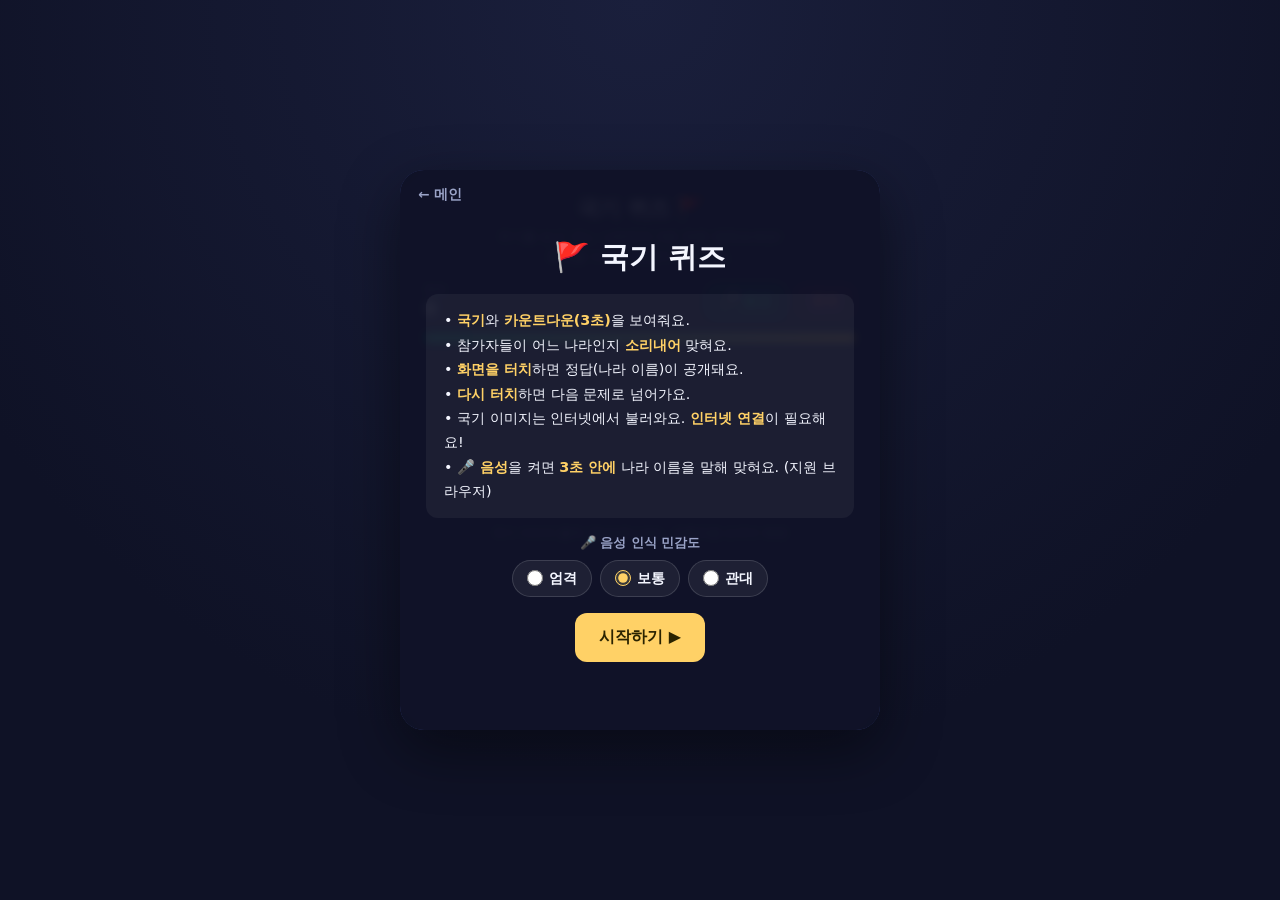
<file: games/flag.html>
<!DOCTYPE html>
<html lang="ko">
<head>
<meta charset="UTF-8" />
<meta name="viewport" content="width=device-width, initial-scale=1.0, user-scalable=no" />
<title>국기 퀴즈 🚩</title>
<link rel="stylesheet" href="../style.css" />
</head>
<body>
<div class="game">
  <a class="back" href="../index.html">← 메인</a>
  <h1>국기 퀴즈 🚩</h1>
  <p class="subtitle">국기를 보고 어느 나라인지 3초 안에 맞혀보세요!<br/>화면을 누르면 정답이 공개돼요.</p>

  <div class="hud">
    <div class="stat"><span class="label">문제</span><span class="value" id="count">0</span></div>
    <div class="hud-right">
      <button class="btn-mic hidden" id="micBtn">🎤 음성</button>
      <button class="btn-quit" id="quitBtn">종료</button>
    </div>
  </div>

  <div class="timer-wrap"><div class="timer-bar" id="timerBar"></div></div>
  <div class="countdown" id="countdown"></div>

  <div class="tap-area" id="tapArea">
    <div class="flag-display" id="flag"></div>
    <div class="answer-text" id="answer"></div>
    <div class="prompt" id="prompt"></div>
    <div class="heard" id="heard"></div>
  </div>

  <p class="footer-note">국기 이미지 출처: flagcdn.com · 진행자용 도우미 화면</p>

  <div class="overlay" id="startScreen">
    <h2>🚩 국기 퀴즈</h2>
    <div class="rules">
      • <b>국기</b>와 <b>카운트다운(3초)</b>을 보여줘요.<br />
      • 참가자들이 어느 나라인지 <b>소리내어</b> 맞혀요.<br />
      • <b>화면을 터치</b>하면 정답(나라 이름)이 공개돼요.<br />
      • <b>다시 터치</b>하면 다음 문제로 넘어가요.<br />
      • 국기 이미지는 인터넷에서 불러와요. <b>인터넷 연결</b>이 필요해요!<br />
      • <b>🎤 음성</b>을 켜면 <b>3초 안에</b> 나라 이름을 말해 맞혀요. (지원 브라우저)
    </div>
    <div class="sens-block hidden" id="sensBlock">
      <div class="genre-title">🎤 음성 인식 민감도</div>
      <div class="genre-select" id="sensSelect"></div>
    </div>
    <button class="btn-primary" id="startBtn">시작하기 ▶</button>
  </div>

  <div class="overlay hidden" id="endScreen">
    <h2>수고하셨어요! 🎉</h2>
    <p>진행한 문제</p>
    <div class="big-score" id="finalCount">0</div>
    <button class="btn-primary" id="restartBtn">다시 시작 ↻</button>
  </div>
</div>

<script src="../sound.js"></script>
<script src="../speech.js"></script>
<script>
  // ===== 국기 데이터 (ISO 국가코드 + 나라) =====
  // 국기는 flagcdn.com 이미지로 표시 (윈도우 포함 모든 환경에서 정상 표시)
  const FLAGS = [
    { c: "kr", n: "대한민국", alt: ["한국"] }, { c: "kp", n: "북한", alt: ["조선"] }, { c: "jp", n: "일본" },
    { c: "cn", n: "중국" }, { c: "tw", n: "대만" }, { c: "hk", n: "홍콩" },
    { c: "us", n: "미국" }, { c: "gb", n: "영국" }, { c: "fr", n: "프랑스" },
    { c: "de", n: "독일" }, { c: "it", n: "이탈리아" }, { c: "es", n: "스페인" },
    { c: "pt", n: "포르투갈" }, { c: "nl", n: "네덜란드" }, { c: "be", n: "벨기에" },
    { c: "ch", n: "스위스" }, { c: "at", n: "오스트리아" }, { c: "se", n: "스웨덴" },
    { c: "no", n: "노르웨이" }, { c: "dk", n: "덴마크" }, { c: "fi", n: "핀란드" },
    { c: "is", n: "아이슬란드" }, { c: "ie", n: "아일랜드" }, { c: "pl", n: "폴란드" },
    { c: "cz", n: "체코" }, { c: "gr", n: "그리스" }, { c: "hu", n: "헝가리" },
    { c: "ro", n: "루마니아" }, { c: "bg", n: "불가리아" }, { c: "hr", n: "크로아티아" },
    { c: "rs", n: "세르비아" }, { c: "sk", n: "슬로바키아" }, { c: "si", n: "슬로베니아" },
    { c: "lu", n: "룩셈부르크" }, { c: "ru", n: "러시아" }, { c: "ua", n: "우크라이나" },
    { c: "tr", n: "튀르키예", alt: ["터키"] }, { c: "ca", n: "캐나다" }, { c: "mx", n: "멕시코" },
    { c: "br", n: "브라질" }, { c: "ar", n: "아르헨티나" }, { c: "cl", n: "칠레" },
    { c: "pe", n: "페루" }, { c: "co", n: "콜롬비아" }, { c: "ve", n: "베네수엘라" },
    { c: "uy", n: "우루과이" }, { c: "ec", n: "에콰도르" }, { c: "cu", n: "쿠바" },
    { c: "jm", n: "자메이카" }, { c: "au", n: "호주" }, { c: "nz", n: "뉴질랜드" },
    { c: "in", n: "인도" }, { c: "id", n: "인도네시아" }, { c: "th", n: "태국" },
    { c: "vn", n: "베트남" }, { c: "ph", n: "필리핀" }, { c: "my", n: "말레이시아" },
    { c: "sg", n: "싱가포르" }, { c: "mm", n: "미얀마" }, { c: "kh", n: "캄보디아" },
    { c: "mn", n: "몽골" }, { c: "kz", n: "카자흐스탄" }, { c: "pk", n: "파키스탄" },
    { c: "bd", n: "방글라데시" }, { c: "lk", n: "스리랑카" }, { c: "np", n: "네팔" },
    { c: "sa", n: "사우디아라비아", alt: ["사우디"] }, { c: "ae", n: "아랍에미리트", alt: ["에미리트"] }, { c: "qa", n: "카타르" },
    { c: "kw", n: "쿠웨이트" }, { c: "ir", n: "이란" }, { c: "iq", n: "이라크" },
    { c: "il", n: "이스라엘" }, { c: "eg", n: "이집트" }, { c: "ma", n: "모로코" },
    { c: "za", n: "남아프리카 공화국", alt: ["남아공"] }, { c: "ng", n: "나이지리아" }, { c: "ke", n: "케냐" },
  ];

  const TIME_LIMIT = 3;
  let phase = "idle"; // "counting" | "revealed"
  let current = null, count = 0, queue = [], countdownId = null;

  const $ = (id) => document.getElementById(id);
  const flagEl = $("flag"), answerEl = $("answer"), promptEl = $("prompt");
  const countdownEl = $("countdown"), timerBar = $("timerBar");
  const micBtn = $("micBtn"), heardEl = $("heard");

  // ===== 음성 모드 (3초 안에 한 번 판정, 틀리면 바로 오답) =====
  let voiceOn = false, voice = null;
  let voiceFinalBuf = "", voiceLastInterim = "";
  let sensLevel = localStorage.getItem("voiceSens") || "normal";
  if (speechSupported()) {
    micBtn.classList.remove("hidden");
    $("sensBlock").classList.remove("hidden");
    buildSensSelect();
    voiceOn = localStorage.getItem("voiceMode") === "1";
    updateMicBtn();
    voice = createVoiceController({
      lang: "ko-KR",
      onTranscript: handleVoice,
      onStateChange: (listening) => micBtn.classList.toggle("listening", listening),
    });
  }
  function buildSensSelect() {
    [["strict","엄격"],["normal","보통"],["loose","관대"]].forEach(([v, t]) => {
      const label = document.createElement("label");
      label.className = "genre-chip";
      const r = document.createElement("input");
      r.type = "radio"; r.name = "sens"; r.value = v; r.checked = (v === sensLevel);
      r.addEventListener("change", () => { if (r.checked) { sensLevel = v; localStorage.setItem("voiceSens", v); } });
      label.appendChild(r);
      label.appendChild(document.createTextNode(" " + t));
      $("sensSelect").appendChild(label);
    });
  }
  function updateMicBtn() {
    micBtn.classList.toggle("on", voiceOn);
    micBtn.textContent = voiceOn ? "🎤 음성 ON" : "🎤 음성";
  }
  function startListening() { if (voiceOn && voice) voice.start(); }
  function stopListening() { if (voice) voice.stop(); }
  function handleVoice(transcript, isFinal) {
    if (phase !== "counting") return;
    if (isFinal && (transcript || "").trim()) { voiceFinalBuf = (voiceFinalBuf + " " + transcript).trim(); voiceLastInterim = ""; }
    else if (!isFinal) { voiceLastInterim = transcript || ""; }
    const live = (voiceFinalBuf + " " + (isFinal ? "" : (transcript || ""))).trim();
    heardEl.textContent = live ? "🎤 " + live + " …" : "🎤 듣는 중…";
    heardEl.className = "heard";
  }
  // 3초 종료 → 한 번만 판정 (정답이면 정답, 아니면 바로 오답)
  function evaluateVoiceWindow() {
    if (phase !== "counting" || !current) return;
    const said = (voiceFinalBuf || voiceLastInterim || "").trim();
    const matched = said && matchAnswer(said, [current.n, ...(current.alt || [])], SENS_OPTS[sensLevel]);
    if (matched) {
      heardEl.textContent = "✅ 정답!  “" + said + "”";
      heardEl.className = "heard ok";
      revealAnswer("correct");
    } else {
      heardEl.textContent = said ? "❌ 오답!  “" + said + "”" : "🤔 못 알아들었어요";
      heardEl.className = "heard no";
      revealAnswer("wrong");
    }
  }

  function shuffle(arr) {
    const a = [...arr];
    for (let i = a.length - 1; i > 0; i--) {
      const j = Math.floor(Math.random() * (i + 1));
      [a[i], a[j]] = [a[j], a[i]];
    }
    return a;
  }

  function startGame() {
    initAudio();
    count = 0;
    queue = shuffle(FLAGS);
    $("startScreen").classList.add("hidden");
    $("endScreen").classList.add("hidden");
    nextRound();
  }

  function nextRound() {
    phase = "counting";
    if (queue.length === 0) queue = shuffle(FLAGS);
    current = queue.pop();
    count += 1;
    $("count").textContent = count;
    flagEl.innerHTML = '<img class="flag-img" src="https://flagcdn.com/w320/' + current.c + '.png" alt="국기" />';
    answerEl.textContent = "";
    heardEl.textContent = "";
    heardEl.className = "heard";
    startCountdown();
  }

  function startCountdown() {
    clearInterval(countdownId);
    voiceFinalBuf = ""; voiceLastInterim = "";
    let remaining = TIME_LIMIT;
    countdownEl.className = "countdown";
    countdownEl.textContent = remaining;
    promptEl.textContent = voiceOn ? "나라 이름을 말해보세요! 🎤" : "어느 나라일까요? 🌍";
    promptEl.className = "prompt";
    playTick();
    timerBar.classList.remove("running", "warn");
    timerBar.style.setProperty("--time", TIME_LIMIT + "s");
    void timerBar.offsetWidth;
    timerBar.classList.add("running");
    startListening();
    countdownId = setInterval(() => {
      remaining -= 1;
      if (remaining > 0) {
        countdownEl.textContent = remaining;
        playTick();
        if (remaining <= 1) timerBar.classList.add("warn");
      } else {
        clearInterval(countdownId);
        timerBar.classList.remove("running");
        countdownEl.classList.add("done");
        countdownEl.textContent = "⏰";
        if (voiceOn && voice) {
          // 3초 종료 → 멈추지 않고 잠깐 더 들으며 그때까지의 인식 결과로 한 번만 판정
          // (말하는 중에 끊겨 '못 알아들음'이 되는 것 방지)
          promptEl.textContent = "인식 결과 확인 중… ⏳";
          promptEl.className = "prompt";
          setTimeout(evaluateVoiceWindow, 800);
        } else {
          promptEl.textContent = "화면을 눌러 정답 확인 👆";
          promptEl.className = "prompt pulse";
        }
      }
    }, 1000);
  }

  // result: "correct" | "wrong" | undefined(수동 터치)
  function revealAnswer(result) {
    phase = "revealed";
    clearInterval(countdownId);
    stopListening();
    timerBar.classList.remove("running", "warn");
    answerEl.textContent = current.n;
    if (result === "wrong") {
      countdownEl.className = "countdown done";
      countdownEl.textContent = "❌";
    } else {
      playFanfare();
      countdownEl.className = "countdown reveal";
      countdownEl.textContent = "✅";
    }
    promptEl.textContent = "화면을 눌러 다음 문제 👉";
    promptEl.className = "prompt pulse";
  }

  function handleTap() {
    if (phase === "counting") revealAnswer();
    else if (phase === "revealed") nextRound();
  }

  function endGame() {
    clearInterval(countdownId);
    phase = "idle";
    stopListening();
    timerBar.classList.remove("running", "warn");
    $("finalCount").textContent = count;
    $("endScreen").classList.remove("hidden");
  }

  $("startBtn").addEventListener("click", startGame);
  $("restartBtn").addEventListener("click", startGame);
  $("quitBtn").addEventListener("click", (e) => { e.stopPropagation(); endGame(); });
  micBtn.addEventListener("click", (e) => {
    e.stopPropagation();
    voiceOn = !voiceOn;
    localStorage.setItem("voiceMode", voiceOn ? "1" : "0");
    updateMicBtn();
    if (voiceOn && phase === "counting") startListening();
    else if (!voiceOn) { stopListening(); heardEl.textContent = ""; heardEl.className = "heard"; }
  });
  $("tapArea").addEventListener("click", handleTap);
  document.addEventListener("keydown", (e) => {
    if (phase === "idle") return;
    if (e.target && e.target.tagName === "BUTTON") return;
    if (e.key === " " || e.key === "Enter") { e.preventDefault(); handleTap(); }
  });
</script>
</body>
</html>
</file>
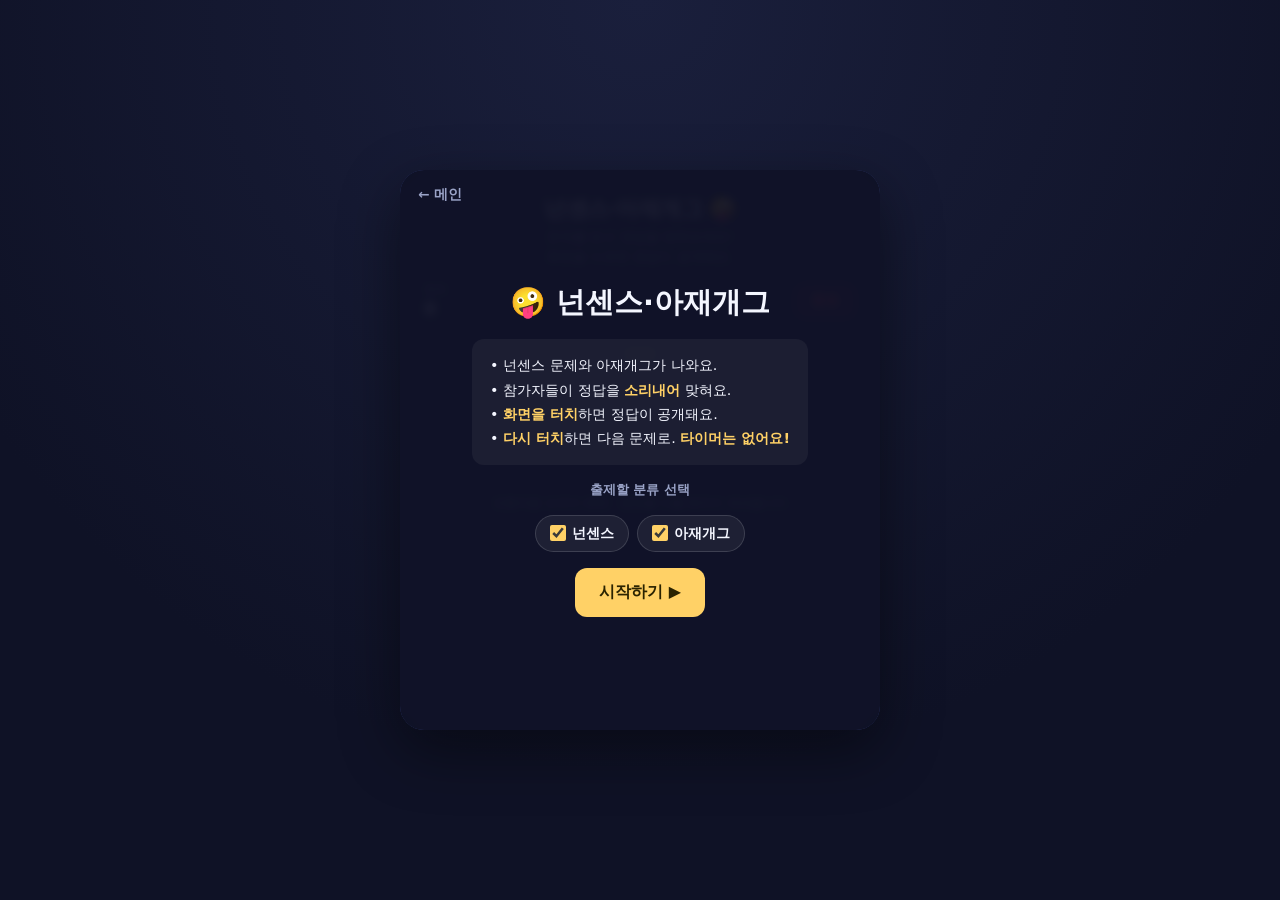
<file: games/nonsense.html>
<!DOCTYPE html>
<html lang="ko">
<head>
<meta charset="UTF-8" />
<meta name="viewport" content="width=device-width, initial-scale=1.0, user-scalable=no" />
<title>넌센스·아재개그 퀴즈 🤪</title>
<link rel="stylesheet" href="../style.css" />
</head>
<body>
<div class="game">
  <a class="back" href="../index.html">← 메인</a>
  <h1>넌센스·아재개그 🤪</h1>
  <p class="subtitle">문제를 읽고 정답을 맞혀보세요!<br/>화면을 누르면 정답이 공개돼요.</p>

  <div class="hud">
    <div class="stat"><span class="label">문제</span><span class="value" id="count">0</span></div>
    <button class="btn-quit" id="quitBtn">종료</button>
  </div>

  <div class="hint-row">
    <span class="category-badge" id="catBadge"></span>
  </div>

  <div class="tap-area" id="tapArea">
    <div class="question-text" id="question"></div>
    <div class="answer-text" id="answer"></div>
    <div class="prompt" id="prompt"></div>
  </div>

  <p class="footer-note">진행자용 도우미 화면 · 종료를 누를 때까지 계속됩니다</p>

  <div class="overlay" id="startScreen">
    <h2>🤪 넌센스·아재개그</h2>
    <div class="rules">
      • 넌센스 문제와 아재개그가 나와요.<br />
      • 참가자들이 정답을 <b>소리내어</b> 맞혀요.<br />
      • <b>화면을 터치</b>하면 정답이 공개돼요.<br />
      • <b>다시 터치</b>하면 다음 문제로. <b>타이머는 없어요!</b>
    </div>
    <div class="genre-title">출제할 분류 선택</div>
    <div class="genre-select" id="genreSelect"></div>
    <button class="btn-primary" id="startBtn">시작하기 ▶</button>
  </div>

  <div class="overlay hidden" id="endScreen">
    <h2>수고하셨어요! 🎉</h2>
    <p>진행한 문제</p>
    <div class="big-score" id="finalCount">0</div>
    <button class="btn-primary" id="restartBtn">다시 시작 ↻</button>
  </div>
</div>

<script src="../sound.js"></script>
<script>
  // ===== 문제 데이터 (질문 + 정답 + 분류) =====
  const QUIZ = [
    // 넌센스
    { q: "세상에서 가장 뜨거운 바다는?", a: "열바다", c: "넌센스" },
    { q: "세상에서 가장 추운 바다는?", a: "썰렁해", c: "넌센스" },
    { q: "왕이 넘어지면?", a: "킹콩", c: "넌센스" },
    { q: "소금이 죽으면?", a: "죽염", c: "넌센스" },
    { q: "개가 사람을 가르치면?", a: "개인지도", c: "넌센스" },
    { q: "발이 두 개 달린 소는?", a: "이발소", c: "넌센스" },
    { q: "오리를 생으로 먹으면?", a: "회오리", c: "넌센스" },
    { q: "가장 빠른 새는?", a: "눈 깜짝할 새", c: "넌센스" },
    { q: "세종대왕이 만든 우유는?", a: "아야어여오요우유", c: "넌센스" },
    { q: "신발이 화가 나면?", a: "신발끈", c: "넌센스" },
    { q: "비가 한 시간 동안 내리면?", a: "추적 60분", c: "넌센스" },
    { q: "사과를 한 입 베어 물면?", a: "파인애플", c: "넌센스" },
    { q: "도둑이 가장 싫어하는 아이스크림은?", a: "누가바", c: "넌센스" },
    { q: "다리미가 좋아하는 음식은?", a: "피자(펴자)", c: "넌센스" },
    { q: "토끼가 강을 건너는 방법은?", a: "깡총(껑충)", c: "넌센스" },
    { q: "딸기가 직장을 잃으면?", a: "딸기시럽(失業)", c: "넌센스" },
    { q: "세상에서 가장 가난한 왕은?", a: "최저임금", c: "넌센스" },
    { q: "꼬리가 길면?", a: "잡힌다", c: "넌센스" },
    { q: "방귀의 색깔은?", a: "뿡(붕)", c: "넌센스" },
    { q: "전화기를 영어로 하면?", a: "콜(call)", c: "넌센스" },
    // 'X은 X인데' 넌센스
    { q: "말은 말인데 타지 못하는 말은?", a: "거짓말", c: "넌센스" },
    { q: "개는 개인데 가장 무서운 개는?", a: "번개", c: "넌센스" },
    { q: "문은 문인데 못 여는 문은?", a: "소문", c: "넌센스" },
    { q: "산은 산인데 오르지 못하는 산은?", a: "계산", c: "넌센스" },
    { q: "방은 방인데 못 들어가는 방은?", a: "가방", c: "넌센스" },
    { q: "차는 차인데 마시지 못하는 차는?", a: "기차", c: "넌센스" },
    { q: "별은 별인데 가장 슬픈 별은?", a: "이별", c: "넌센스" },
    { q: "통은 통인데 아픈 통은?", a: "고통", c: "넌센스" },
    { q: "공은 공인데 차지 못하는 공은?", a: "성공", c: "넌센스" },
    { q: "굴은 굴인데 못 들어가는 굴은?", a: "눈굴(눈물)", c: "넌센스" },
    { q: "오리는 오리인데 날지 못하는 오리는?", a: "꾀꼬리", c: "넌센스" },
    { q: "초는 초인데 불을 못 켜는 초는?", a: "식초", c: "넌센스" },
    { q: "약은 약인데 못 먹는 약은?", a: "치약", c: "넌센스" },
    { q: "비는 비인데 내리지 않는 비는?", a: "나비", c: "넌센스" },
    { q: "소는 소인데 날아다니는 소는?", a: "이산화탄소", c: "넌센스" },
    // 아재개그
    { q: "소가 웃으면?", a: "우(牛)하하", c: "아재개그" },
    { q: "고래가 큰 소리로 부르는 노래는?", a: "고래고래", c: "아재개그" },
    { q: "오리가 얼면?", a: "언덕(언 duck)", c: "아재개그" },
    { q: "젊은 닭을 뭐라고 하나?", a: "영(young)계", c: "아재개그" },
    { q: "햄이 죽기 전에 남긴 말은?", a: "햄릿", c: "아재개그" },
    { q: "바나나가 웃으면?", a: "바나나킥", c: "아재개그" },
    { q: "추장이 죽으면?", a: "추모", c: "아재개그" },
    { q: "콜라가 죽으면?", a: "콜라겐", c: "아재개그" },
    { q: "아몬드가 죽으면?", a: "다이아몬드", c: "아재개그" },
    { q: "젖소가 가장 좋아하는 노래는?", a: "우유빛깔", c: "아재개그" },
    { q: "도넛이 화가 나면?", a: "도넛지(놓지)", c: "아재개그" },
    { q: "스님이 머리를 기르면?", a: "builder(기른다)", c: "아재개그" },
    { q: "감자가 줄을 서면?", a: "감자튀김(틈)", c: "아재개그" },
    { q: "사슴이 죽으면?", a: "다이(die)사슴", c: "아재개그" },
    { q: "비빔밥을 영어로?", a: "믹스라이스", c: "아재개그" },
    { q: "세상에서 가장 더운 과일은?", a: "천도복숭아", c: "아재개그" },
    { q: "햄버거의 색깔은?", a: "버건디", c: "아재개그" },
    { q: "참새가 가장 좋아하는 빵은?", a: "짹짹(초코)", c: "아재개그" },
    { q: "용이 사는 아파트는?", a: "드래곤(둥지)", c: "아재개그" },
    { q: "물고기의 반대말은?", a: "불고기", c: "아재개그" },
    { q: "기린이 다니는 학교는?", a: "목이 긴(고려대?)…목 학교", c: "아재개그" },
    { q: "젓가락의 반대말은?", a: "둘가락", c: "아재개그" },
    { q: "딸기가 회사에 가면?", a: "딸기(잼)", c: "아재개그" },
    { q: "닭이 우는 이유는?", a: "꼬끼오(꼭 그래)", c: "아재개그" },
  ];

  let phase = "idle"; // "quiz" | "revealed"
  let current = null, count = 0, queue = [], pool = [];

  const $ = (id) => document.getElementById(id);
  const questionEl = $("question"), answerEl = $("answer"), promptEl = $("prompt"), catEl = $("catBadge");

  // ===== 분류 선택 체크박스 (기본 전체 선택) =====
  const CATEGORIES = [...new Set(QUIZ.map((x) => x.c))];
  const genreBox = $("genreSelect");
  CATEGORIES.forEach((c) => {
    const label = document.createElement("label");
    label.className = "genre-chip";
    const cb = document.createElement("input");
    cb.type = "checkbox";
    cb.checked = true;
    cb.value = c;
    label.appendChild(cb);
    label.appendChild(document.createTextNode(" " + c));
    genreBox.appendChild(label);
  });
  function selectedCats() {
    return [...genreBox.querySelectorAll("input:checked")].map((i) => i.value);
  }

  function shuffle(arr) {
    const a = [...arr];
    for (let i = a.length - 1; i > 0; i--) {
      const j = Math.floor(Math.random() * (i + 1));
      [a[i], a[j]] = [a[j], a[i]];
    }
    return a;
  }

  function startGame() {
    const cats = selectedCats();
    if (cats.length === 0) { alert("분류를 하나 이상 선택해 주세요!"); return; }
    initAudio();
    count = 0;
    pool = QUIZ.filter((x) => cats.includes(x.c));
    queue = shuffle(pool);
    $("startScreen").classList.add("hidden");
    $("endScreen").classList.add("hidden");
    nextRound();
  }

  function nextRound() {
    phase = "quiz";
    if (queue.length === 0) queue = shuffle(pool);
    current = queue.pop();
    count += 1;
    $("count").textContent = count;
    catEl.textContent = current.c;
    questionEl.textContent = "Q. " + current.q;
    answerEl.textContent = "";
    promptEl.textContent = "정답은? 🤔";
    promptEl.className = "prompt";
  }

  function revealAnswer() {
    phase = "revealed";
    playFanfare();
    answerEl.textContent = "A. " + current.a;
    promptEl.textContent = "화면을 눌러 다음 문제 👉";
    promptEl.className = "prompt pulse";
  }

  function handleTap() {
    if (phase === "quiz") revealAnswer();
    else if (phase === "revealed") nextRound();
  }

  function endGame() {
    phase = "idle";
    $("finalCount").textContent = count;
    $("endScreen").classList.remove("hidden");
  }

  $("startBtn").addEventListener("click", startGame);
  $("restartBtn").addEventListener("click", startGame);
  $("quitBtn").addEventListener("click", (e) => { e.stopPropagation(); endGame(); });
  $("tapArea").addEventListener("click", handleTap);
  document.addEventListener("keydown", (e) => {
    if (phase === "idle") return;
    if (e.target && e.target.tagName === "BUTTON") return;
    if (e.key === " " || e.key === "Enter") { e.preventDefault(); handleTap(); }
  });
</script>
</body>
</html>
</file>
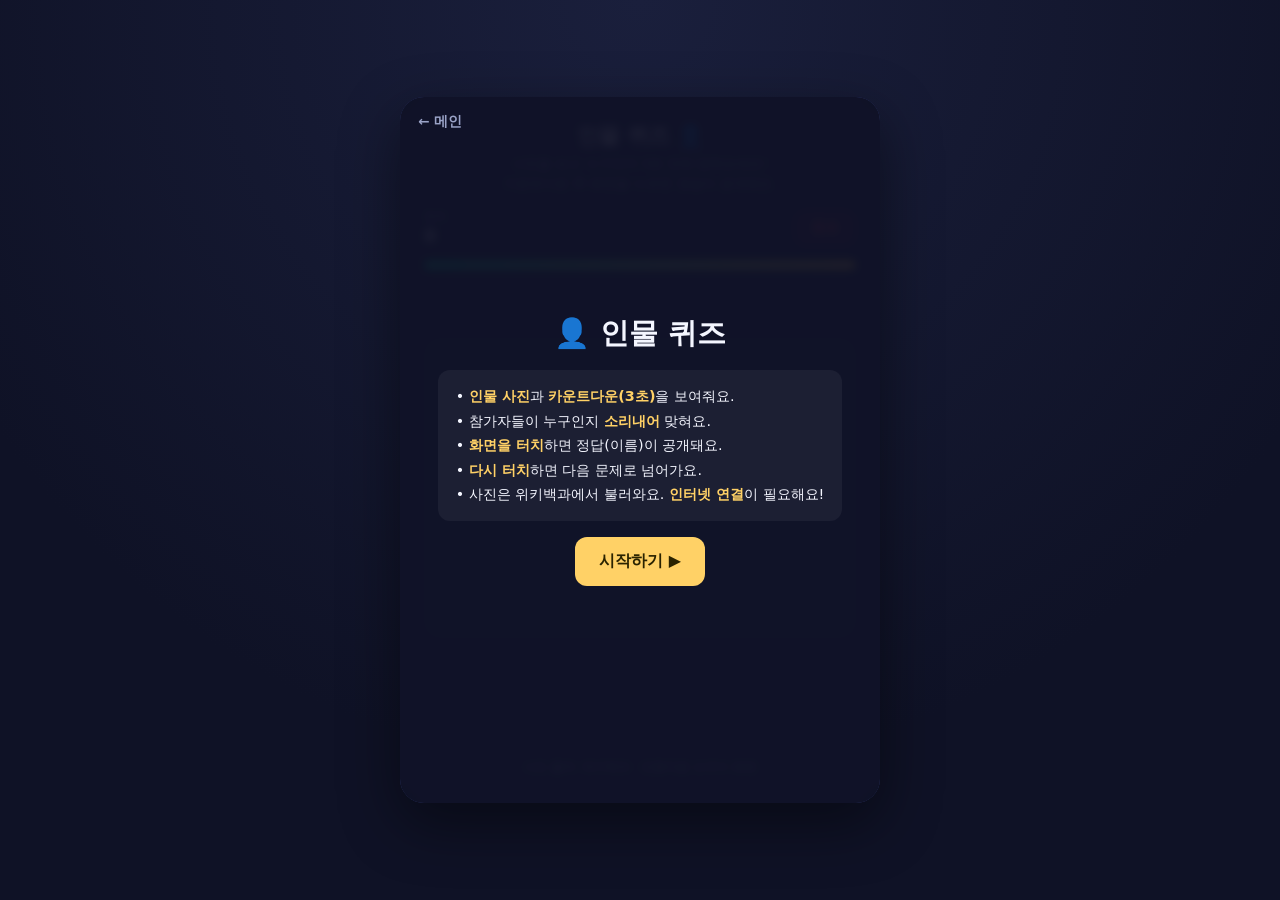
<file: games/person.html>
<!DOCTYPE html>
<html lang="ko">
<head>
<meta charset="UTF-8" />
<meta name="viewport" content="width=device-width, initial-scale=1.0, user-scalable=no" />
<title>인물 퀴즈 👤</title>
<link rel="stylesheet" href="../style.css" />
</head>
<body>
<div class="game">
  <a class="back" href="../index.html">← 메인</a>
  <h1>인물 퀴즈 👤</h1>
  <p class="subtitle">사진을 보고 누구인지 3초 안에 맞혀보세요!<br/>카운트다운 후 화면을 누르면 정답이 공개돼요.</p>

  <div class="hud">
    <div class="stat"><span class="label">문제</span><span class="value" id="count">0</span></div>
    <button class="btn-quit" id="quitBtn">종료</button>
  </div>

  <div class="timer-wrap"><div class="timer-bar" id="timerBar"></div></div>
  <div class="countdown" id="countdown"></div>

  <div class="tap-area" id="tapArea">
    <div class="photo-wrap" id="photo"></div>
    <div class="person-name" id="name"></div>
    <div class="person-desc" id="desc"></div>
    <div class="prompt" id="prompt"></div>
  </div>

  <p class="footer-note">사진 출처: 위키백과 · 진행자용 도우미 화면</p>

  <div class="overlay" id="startScreen">
    <h2>👤 인물 퀴즈</h2>
    <div class="rules">
      • <b>인물 사진</b>과 <b>카운트다운(3초)</b>을 보여줘요.<br />
      • 참가자들이 누구인지 <b>소리내어</b> 맞혀요.<br />
      • <b>화면을 터치</b>하면 정답(이름)이 공개돼요.<br />
      • <b>다시 터치</b>하면 다음 문제로 넘어가요.<br />
      • 사진은 위키백과에서 불러와요. <b>인터넷 연결</b>이 필요해요!
    </div>
    <button class="btn-primary" id="startBtn">시작하기 ▶</button>
  </div>

  <div class="overlay hidden" id="endScreen">
    <h2>수고하셨어요! 🎉</h2>
    <p>진행한 문제</p>
    <div class="big-score" id="finalCount">0</div>
    <button class="btn-primary" id="restartBtn">다시 시작 ↻</button>
  </div>
</div>

<script src="../sound.js"></script>
<script>
  // ===== 인물 데이터 =====
  // 문자열이면 이름=위키문서명이 같다는 뜻. 다르면 { name:"표시이름", wiki:"위키문서명" }.
  // 직접 사진을 쓰려면 { name, wiki, img:"이미지URL" } 로 지정 (위키 호출 대신 그 사진 사용).
  // ※ 사진은 한국어 위키백과에서 불러오며, 문서명이 다르거나 사진이 없는 인물은 자동으로 건너뜁니다.
  const PEOPLE = [
    // --- 한국 스포츠 ---
    "손흥민", "김연아", "박지성", "류현진", "박찬호", "추신수", "이강인", "김민재",
    "황희찬", "기성용", "차범근", "박세리", "박태환", "장미란", "진종오", "이대호",
    "김광현", "안정환", "홍명보", "양학선", "신유빈", "안세영", "차준환", "황선홍",
    "이청용", "김하성", "이정후", "우상혁", "이봉주", "현정화",
    // --- 해외 스포츠 ---
    "리오넬 메시", "크리스티아누 호날두", "마이클 조던", "르브론 제임스", "코비 브라이언트",
    "우사인 볼트", "마이클 펠프스", "로저 페더러", "라파엘 나달", "노바크 조코비치",
    "타이거 우즈", "무함마드 알리", "네이마르", "킬리안 음바페", "데이비드 베컴",
    "스테판 커리", "펠레", "디에고 마라도나", "즐라탄 이브라히모비치", "세리나 윌리엄스",
    "마이크 타이슨", "에를링 홀란드", "케빈 더브라위너", "모하메드 살라", "해리 케인",
    // --- 한국 가수 ---
    "아이유", "임영웅", "싸이", "비", "보아", "태연", "지드래곤", "수지", "박효신",
    "이효리", "조용필", "나훈아", "이미자", "백지영", "이선희", "성시경", "윤도현",
    "장원영", "화사", "제니",
    // --- 해외 가수 ---
    "마이클 잭슨", "비욘세", "테일러 스위프트", "에드 시런", "아리아나 그란데",
    "저스틴 비버", "브루노 마스", "레이디 가가", "엘비스 프레슬리", "프레디 머큐리",
    "존 레논", "폴 매카트니", "밥 딜런", "마돈나", "리한나", "빌리 아일리시",
    "두아 리파", "셀린 디옹", "휘트니 휴스턴", "아델",
    // --- 한국 배우 ---
    "송강호", "이병헌", "마동석", "황정민", "최민식", "김혜수", "전지현", "손예진",
    "현빈", "공유", "이정재", "정우성", "김수현", "박서준", "이민호", "송중기",
    "하정우", "류준열", "김태리", "박은빈",
    // --- 해외 배우 ---
    "톰 크루즈", "레오나르도 디카프리오", "브래드 피트", "안젤리나 졸리", "조니 뎁",
    { name: "로버트 다우니 주니어", wiki: "로버트 다우니 주니어" }, "스칼릿 조핸슨",
    "키아누 리브스", "윌 스미스", "덴절 워싱턴", "모건 프리먼", "톰 행크스",
    "메릴 스트립", "엠마 왓슨", "드웨인 존슨", "휴 잭맨", "크리스 에반스",
    "갈 가도트", "호아킨 피닉스", "나탈리 포트만",
    // --- 코미디언 / 예능인 ---
    "유재석", "강호동", "신동엽", "박명수", "정준하", "노홍철", "하하", "김구라",
    "이수근", "김종국", "박나래", "김숙", "이경규", "서장훈", "양세형",
    // --- 만화 / 애니 캐릭터 ---
    "도라에몽", "피카츄", "호빵맨", { name: "둘리", wiki: "아기공룡 둘리" },
    { name: "뽀로로", wiki: "뽀롱뽀롱 뽀로로" }, { name: "짱구", wiki: "짱구는 못말려" },
    "미키 마우스", "헬로 키티", { name: "스폰지밥", wiki: "스폰지밥 네모바지" },
    { name: "마리오", wiki: "마리오 (가공 인물)" }, { name: "코난", wiki: "에도가와 코난" },
    { name: "나루토", wiki: "우즈마키 나루토" }, { name: "손오공", wiki: "손오공 (드래곤볼)" },
    { name: "루피", wiki: "몽키 D. 루피" }, "심슨 가족",
    // --- 영화 / 히어로 캐릭터 ---
    "아이언맨", { name: "배트맨", wiki: "배트맨" }, "슈퍼맨", "스파이더맨",
    "캡틴 아메리카", { name: "토르", wiki: "토르 (마블 시네마틱 유니버스)" }, "헐크",
    "다스 베이더", "요다", "해리 포터", { name: "조커", wiki: "조커 (만화)" },
    "간달프", "제임스 본드", "터미네이터", { name: "엘사", wiki: "엘사 (겨울왕국)" },
    // --- 한국 역사 인물 ---
    { name: "세종대왕", wiki: "세종" }, "이순신", "안중근", "유관순",
    { name: "김구", wiki: "김구" }, "신사임당", "정약용", "광개토대왕", "장영실",
    "윤봉길", "안창호", "김좌진", "을지문덕", "강감찬",
    { name: "이황", wiki: "이황" }, { name: "이이", wiki: "이이" }, "허준", "정조",
    "흥선대원군", "명성황후",
    // --- 세계 위인 ---
    { name: "아인슈타인", wiki: "알베르트 아인슈타인" }, { name: "뉴턴", wiki: "아이작 뉴턴" },
    { name: "다윈", wiki: "찰스 다윈" }, { name: "갈릴레이", wiki: "갈릴레오 갈릴레이" },
    { name: "레오나르도 다 빈치", wiki: "레오나르도 다 빈치" }, "미켈란젤로",
    { name: "모차르트", wiki: "볼프강 아마데우스 모차르트" }, { name: "베토벤", wiki: "루트비히 판 베토벤" },
    { name: "셰익스피어", wiki: "윌리엄 셰익스피어" }, { name: "나폴레옹", wiki: "나폴레옹 1세" },
    { name: "링컨", wiki: "에이브러햄 링컨" }, { name: "간디", wiki: "마하트마 간디" },
    { name: "마틴 루터 킹", wiki: "마틴 루서 킹 주니어" }, { name: "만델라", wiki: "넬슨 만델라" },
    { name: "처칠", wiki: "윈스턴 처칠" }, "클레오파트라",
    { name: "콜럼버스", wiki: "크리스토퍼 콜럼버스" }, "마리 퀴리", "스티브 잡스", "빌 게이츠",

    // --- 한국 배우 (추가) ---
    "박보검", "김고은", "이종석", "남주혁", "차은우", "안효섭", "김다미", "한소희",
    "김지원", "박민영", "서현진", "신민아", "한가인", "김희애", "이영애", "고현정",
    "김남길", "조인성", "원빈", "장동건", "배용준", "이서진", "지진희", "유아인",
    "조정석", "박해일", "설경구", "김윤석", "곽도원", "오정세", "진선규", "김영광",
    "남궁민", "지성", "한석규", "안성기", "박중훈", "신하균", "정해인", "변요한",
    // --- 한국 코미디언·예능인 (추가) ---
    "정형돈", "데프콘", "탁재훈", "김대희", "김준호", "유세윤", "장동민", "황제성",
    "이용진", "박영진", "송은이", "김신영", "장도연", "박미선", "이영자", "김준현",
    "문세윤", "홍진경", "김희철", "신봉선",
    // --- 케이팝 아이돌 (추가) ---
    "백현", "설현", "안유진",
    { name: "청하", wiki: "청하 (가수)" }, { name: "선미", wiki: "선미 (가수)" },
    { name: "현아", wiki: "현아 (가수)" }, { name: "카리나", wiki: "카리나 (가수)" },
    { name: "태양", wiki: "태양 (가수)" }, { name: "지코", wiki: "지코 (가수)" },
    { name: "크러쉬", wiki: "크러쉬 (가수)" },
    // --- 해외 배우 (추가) ---
    "키이라 나이틀리", "엠마 스톤", "제니퍼 로런스", "앤 해서웨이", "케이트 윈슬릿",
    "니콜 키드먼", "줄리아 로버츠", "산드라 불럭", "캐머런 디아즈", "리즈 위더스푼",
    "맷 데이먼", "벤 애플렉", "라이언 고슬링", "라이언 레이놀즈", "크리스 헴스워스",
    "크리스 프랫", "제이크 질런홀", "마크 러펄로", { name: "새뮤얼 잭슨", wiki: "새뮤얼 L. 잭슨" },
    "해리슨 포드", "아널드 슈워제네거", "실베스터 스탤론", "잭 니컬슨", "알 파치노", "로버트 드 니로",
    // --- 해외 가수 (추가) ---
    "엘튼 존", "스티비 원더", "밥 말리", "루이 암스트롱", "에미넴", "칸예 웨스트",
    "켄드릭 라마", { name: "위켄드", wiki: "더 위켄드" }, "샘 스미스", "찰리 푸스",
    "션 멘데스", "셀레나 고메즈", "케이티 페리", "머라이어 캐리", "크리스티나 아길레라",
    // --- 스포츠 (추가) ---
    "김연경", { name: "김우진", wiki: "김우진 (양궁 선수)" }, { name: "안산", wiki: "안산 (양궁 선수)" },
    "황선우", "이상화", "윤성빈", "오상욱", "박상영", "여서정", "신재환",
    "미하엘 슈마허", "루이스 해밀턴", "막스 페르스타펜", "코너 맥그리거", "플로이드 메이웨더",
    "시몬 바일스", "야니스 아데토쿤보", "케빈 듀랜트", "샤킬 오닐", "톰 브래디",
    "호나우두", "호나우지뉴", "카카", "티에리 앙리", "웨인 루니", "루카 모드리치",
    "안드레스 이니에스타", "세르히오 라모스", "로베르트 레반도프스키", "루이스 수아레스",
    // --- 한국 역사 인물 (추가) ---
    "김유신", "계백", "대조영", "왕건", "견훤", "궁예", "최영", "정몽주",
    "조광조", "김홍도", "신윤복", "황진이", "윤동주", "한용운", "전봉준",
    // --- 세계 인물 (추가) ---
    "버락 오바마", "도널드 트럼프", "조지 워싱턴", "존 F. 케네디", "마거릿 대처",
    "앙겔라 메르켈", "블라디미르 푸틴", "시진핑", "마오쩌둥", "김대중", "노무현",
    "박정희", "체 게바라", "엘리자베스 2세", "스티븐 호킹", "토머스 에디슨",
    "니콜라 테슬라", "지그문트 프로이트", "소크라테스", "마더 테레사",
    // --- 영화 감독·창작자 (추가) ---
    "스티븐 스필버그", "크리스토퍼 놀란", "쿠엔틴 타란티노", "마틴 스코세이지",
    "제임스 카메론", "팀 버튼", "알프레드 히치콕", "월트 디즈니", "스탠 리",
    { name: "미야자키 하야오", wiki: "미야자키 하야오" },
    // --- 캐릭터 (추가) ---
    "펭수", "텔레토비", "스누피", "가필드", "미니언즈", "쿵푸팬더",
    { name: "라이언", wiki: "라이언 (카카오프렌즈)" }, { name: "심바", wiki: "심바 (라이온 킹)" },
    { name: "우디", wiki: "우디 (토이 스토리)" }, "버즈 라이트이어",
    { name: "토토로", wiki: "이웃집 토토로" }, { name: "니모", wiki: "니모를 찾아서" },
    { name: "톰", wiki: "톰과 제리" }, "잔망루피", "곰돌이 푸",
  ];
  // 문자열/객체 정규화
  const ALL_PEOPLE = PEOPLE.map((p) => (typeof p === "string" ? { name: p, wiki: p } : p));

  const TIME_LIMIT = 3;
  let phase = "idle"; // "loading" | "counting" | "revealed"
  let current = null, count = 0, queue = [], countdownId = null, failStreak = 0;

  const $ = (id) => document.getElementById(id);
  const photoEl = $("photo"), nameEl = $("name"), descEl = $("desc");
  const promptEl = $("prompt"), countdownEl = $("countdown"), timerBar = $("timerBar");

  function shuffle(arr) {
    const a = [...arr];
    for (let i = a.length - 1; i > 0; i--) {
      const j = Math.floor(Math.random() * (i + 1));
      [a[i], a[j]] = [a[j], a[i]];
    }
    return a;
  }

  function startGame() {
    initAudio();
    count = 0; failStreak = 0;
    queue = shuffle(ALL_PEOPLE);
    $("startScreen").classList.add("hidden");
    $("endScreen").classList.add("hidden");
    nextRound();
  }

  function nextRound() {
    phase = "loading";
    if (queue.length === 0) queue = shuffle(ALL_PEOPLE);
    current = queue.pop();
    photoEl.innerHTML = '<div class="spinner"></div>';
    nameEl.textContent = "";
    descEl.textContent = "";
    countdownEl.className = "countdown";
    countdownEl.textContent = "";
    promptEl.textContent = "사진 불러오는 중…";
    promptEl.className = "prompt";
    timerBar.classList.remove("running", "warn");
    loadPhoto(current);
  }

  async function loadPhoto(person) {
    let url = person.img || "";
    let desc = person.desc || "";
    if (!url) {
      try {
        const res = await fetch("https://ko.wikipedia.org/api/rest_v1/page/summary/" + encodeURIComponent(person.wiki));
        if (res.ok) {
          const data = await res.json();
          url = (data.originalimage && data.originalimage.source) ||
                (data.thumbnail && data.thumbnail.source) || "";
          if (!desc) desc = data.description || "";
        }
      } catch (e) { url = ""; }
    }
    if (current !== person) return;        // 그 사이 다음 문제로 넘어갔으면 무시
    if (!url) { handleLoadFail(person); return; }

    person._desc = desc;
    const img = new Image();
    img.alt = "인물 사진";
    img.onload = () => {
      if (current !== person) return;
      photoEl.innerHTML = "";
      photoEl.appendChild(img);
      failStreak = 0;
      startCountdown();
    };
    img.onerror = () => { if (current === person) handleLoadFail(person); };
    img.src = url;
  }

  function handleLoadFail(person) {
    failStreak += 1;
    if (failStreak > 5) {
      photoEl.innerHTML = '<div class="photo-loading">😢</div>';
      promptEl.textContent = "사진을 불러올 수 없어요. 인터넷 연결을 확인해 주세요.";
      promptEl.className = "prompt";
      phase = "idle";
      return;
    }
    nextRound(); // 사진 없는 인물은 건너뛰고 다음으로
  }

  function startCountdown() {
    phase = "counting";
    count += 1;
    $("count").textContent = count;
    let remaining = TIME_LIMIT;
    countdownEl.className = "countdown";
    countdownEl.textContent = remaining;
    promptEl.textContent = "누구일까요? 🤔";
    promptEl.className = "prompt";
    playTick();
    timerBar.classList.remove("running", "warn");
    timerBar.style.setProperty("--time", TIME_LIMIT + "s");
    void timerBar.offsetWidth;
    timerBar.classList.add("running");
    countdownId = setInterval(() => {
      remaining -= 1;
      if (remaining > 0) {
        countdownEl.textContent = remaining;
        playTick();
        if (remaining <= 1) timerBar.classList.add("warn");
      } else {
        clearInterval(countdownId);
        timerBar.classList.remove("running");
        countdownEl.classList.add("done");
        countdownEl.textContent = "⏰";
        promptEl.textContent = "화면을 눌러 정답 확인 👆";
        promptEl.className = "prompt pulse";
      }
    }, 1000);
  }

  function revealAnswer() {
    phase = "revealed";
    clearInterval(countdownId);
    playFanfare();
    timerBar.classList.remove("running", "warn");
    countdownEl.className = "countdown reveal";
    countdownEl.textContent = "✅";
    nameEl.textContent = current.name;
    descEl.textContent = current._desc || "";
    promptEl.textContent = "화면을 눌러 다음 문제 👉";
    promptEl.className = "prompt pulse";
  }

  function handleTap() {
    if (phase === "counting") revealAnswer();
    else if (phase === "revealed") nextRound();
  }

  function endGame() {
    clearInterval(countdownId);
    phase = "idle";
    timerBar.classList.remove("running", "warn");
    $("finalCount").textContent = count;
    $("endScreen").classList.remove("hidden");
  }

  $("startBtn").addEventListener("click", startGame);
  $("restartBtn").addEventListener("click", startGame);
  $("quitBtn").addEventListener("click", (e) => { e.stopPropagation(); endGame(); });
  $("tapArea").addEventListener("click", handleTap);
  document.addEventListener("keydown", (e) => {
    if (phase === "idle" || phase === "loading") return;
    if (e.key === " " || e.key === "Enter") { e.preventDefault(); handleTap(); }
  });
</script>
</body>
</html>
</file>
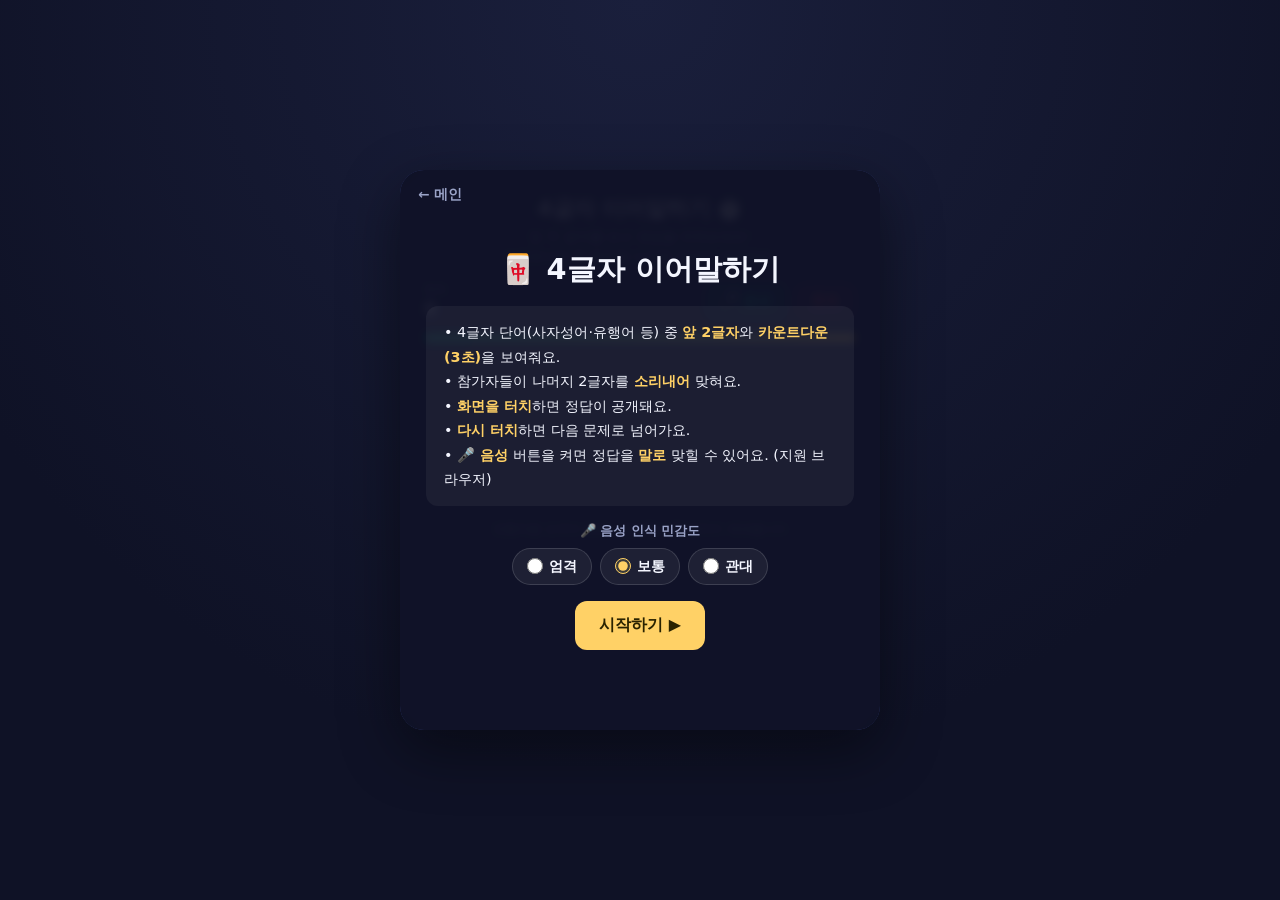
<file: games/word.html>
<!DOCTYPE html>
<html lang="ko">
<head>
<meta charset="UTF-8" />
<meta name="viewport" content="width=device-width, initial-scale=1.0, user-scalable=no" />
<title>4글자 이어말하기 ⏱️</title>
<link rel="stylesheet" href="../style.css" />
</head>
<body>
<div class="game">
  <a class="back" href="../index.html">← 메인</a>
  <h1>4글자 이어말하기 ⏱️</h1>
  <p class="subtitle">앞 두 글자를 보고 정답을 외쳐보세요!<br/>카운트다운 후 화면을 누르면 정답이 공개돼요.</p>

  <div class="hud">
    <div class="stat"><span class="label">문제</span><span class="value" id="count">0</span></div>
    <div class="hud-right">
      <button class="btn-mic hidden" id="micBtn">🎤 음성</button>
      <button class="btn-quit" id="quitBtn">종료</button>
    </div>
  </div>

  <div class="timer-wrap"><div class="timer-bar" id="timerBar"></div></div>
  <div class="countdown" id="countdown"></div>

  <div class="tap-area" id="tapArea">
    <div class="puzzle" id="puzzle"></div>
    <div class="hint" id="hint"></div>
    <div class="prompt" id="prompt"></div>
    <div class="heard" id="heard"></div>
  </div>

  <p class="footer-note">진행자용 도우미 화면 · 종료를 누를 때까지 계속됩니다</p>

  <div class="overlay" id="startScreen">
    <h2>🀄 4글자 이어말하기</h2>
    <div class="rules">
      • 4글자 단어(사자성어·유행어 등) 중 <b>앞 2글자</b>와 <b>카운트다운(3초)</b>을 보여줘요.<br />
      • 참가자들이 나머지 2글자를 <b>소리내어</b> 맞혀요.<br />
      • <b>화면을 터치</b>하면 정답이 공개돼요.<br />
      • <b>다시 터치</b>하면 다음 문제로 넘어가요.<br />
      • <b>🎤 음성</b> 버튼을 켜면 정답을 <b>말로</b> 맞힐 수 있어요. (지원 브라우저)
    </div>
    <div class="sens-block hidden" id="sensBlock">
      <div class="genre-title">🎤 음성 인식 민감도</div>
      <div class="genre-select" id="sensSelect"></div>
    </div>
    <button class="btn-primary" id="startBtn">시작하기 ▶</button>
  </div>

  <div class="overlay hidden" id="endScreen">
    <h2>수고하셨어요! 🎉</h2>
    <p>진행한 문제</p>
    <div class="big-score" id="finalCount">0</div>
    <button class="btn-primary" id="restartBtn">다시 시작 ↻</button>
  </div>
</div>

<script src="../sound.js"></script>
<script src="../speech.js"></script>
<script>
  // ===== 단어 데이터 (4글자 + 뜻) =====
  const WORDS = [
    { w: "유비무환", h: "미리 준비가 되어 있으면 근심이 없음" },
    { w: "동고동락", h: "괴로움도 즐거움도 함께함" },
    { w: "일석이조", h: "한 가지 일로 두 가지 이득" },
    { w: "고진감래", h: "고생 끝에 즐거움이 옴" },
    { w: "작심삼일", h: "결심이 사흘을 못 감" },
    { w: "십중팔구", h: "열 중 여덟아홉, 거의 대부분" },
    { w: "안하무인", h: "눈 아래에 사람이 없듯 교만함" },
    { w: "어부지리", h: "둘이 다투는 사이 제삼자가 이득" },
    { w: "유유상종", h: "비슷한 것끼리 서로 어울림" },
    { w: "자업자득", h: "자기가 한 일의 결과를 자기가 받음" },
    { w: "조삼모사", h: "잔꾀로 남을 속임" },
    { w: "타산지석", h: "남의 잘못도 나의 교훈이 됨" },
    { w: "결초보은", h: "죽어서도 은혜를 갚음" },
    { w: "과유불급", h: "지나침은 미치지 못함과 같음" },
    { w: "금시초문", h: "이제야 처음 들음" },
    { w: "다다익선", h: "많으면 많을수록 좋음" },
    { w: "대기만성", h: "큰 그릇은 늦게 이루어짐" },
    { w: "동문서답", h: "물음과 전혀 상관없는 엉뚱한 대답" },
    { w: "마이동풍", h: "남의 말을 귀담아듣지 않음" },
    { w: "백전백승", h: "싸울 때마다 모두 이김" },
    { w: "사면초가", h: "사방이 적으로 둘러싸인 곤경" },
    { w: "설상가상", h: "어려운 일이 겹쳐 일어남" },
    { w: "오리무중", h: "갈피를 잡을 수 없음" },
    { w: "우유부단", h: "결단을 내리지 못하고 망설임" },
    { w: "이심전심", h: "마음과 마음으로 서로 통함" },
    { w: "인과응보", h: "원인에 따라 결과가 따름" },
    { w: "일사천리", h: "일이 거침없이 빠르게 진행됨" },
    { w: "전화위복", h: "화가 바뀌어 복이 됨" },
    { w: "주마간산", h: "대충 훑어봄" },
    { w: "천고마비", h: "하늘은 높고 말은 살찌는 가을" },
    { w: "청출어람", h: "제자가 스승보다 나음" },
    { w: "탁상공론", h: "현실성 없는 헛된 논의" },
    { w: "표리부동", h: "겉과 속이 다름" },
    { w: "팔방미인", h: "여러 방면에 능통한 사람" },
    { w: "함흥차사", h: "심부름 간 사람이 소식이 없음" },
    { w: "형설지공", h: "고생하며 부지런히 공부함" },
    { w: "호시탐탐", h: "기회를 노리며 형세를 살핌" },
    { w: "화룡점정", h: "가장 중요한 부분을 마무리함" },
    { w: "감언이설", h: "남의 비위를 맞추는 달콤한 말" },
    { w: "권선징악", h: "선을 권하고 악을 벌함" },
    { w: "기상천외", h: "착상이 보통을 뛰어넘어 기발함" },
    { w: "노심초사", h: "몹시 마음을 쓰며 애를 태움" },
    { w: "박장대소", h: "손뼉을 치며 크게 웃음" },
    { w: "산전수전", h: "온갖 어려움을 다 겪음" },
    { w: "속수무책", h: "어찌할 도리 없이 손을 묶음" },
    { w: "시시각각", h: "시간이 흐름에 따라 그때그때" },
    { w: "우왕좌왕", h: "이리저리 헤매며 갈팡질팡함" },
    { w: "일취월장", h: "나날이 발전함" },
    { w: "임기응변", h: "상황에 맞춰 그때그때 처리함" },

    // ===== 요즘 유행어 / 신조어 =====
    { w: "만반잘부", h: "'만나서 반가워 잘 부탁해'의 줄임말" },
    { w: "어쩔티비", h: "'어쩌라고'를 받아치는 유행어" },
    { w: "저쩔티비", h: "'어쩔티비'에 되받아치는 말" },
    { w: "럭키비키", h: "불운도 행운으로 여기는 초긍정 마인드 (장원영)" },
    { w: "폼미쳤다", h: "실력·컨디션이 최고조일 때 쓰는 말" },
    { w: "반박불가", h: "반박할 수 없을 만큼 맞는 말" },
    { w: "갓생살기", h: "부지런하고 알차게 사는 삶" },
    { w: "킹받는다", h: "몹시 열받는다 ('킹'+받다)" },
    { w: "가성비갑", h: "가격 대비 성능이 최고라는 뜻" },
    { w: "낄끼빠빠", h: "'낄 때 끼고 빠질 때 빠져라'" },

    // ===== 요즘 인기 단어 (음식·문화·기술) =====
    { w: "마라샹궈", h: "얼얼하게 매운 중국식 볶음 요리" },
    { w: "양념치킨", h: "달콤·매콤 양념을 입힌 치킨" },
    { w: "김치찌개", h: "김치로 끓인 한국 대표 찌개" },
    { w: "부대찌개", h: "햄·소시지를 넣어 끓인 찌개" },
    { w: "비빔냉면", h: "매콤하게 비벼 먹는 여름 별미" },
    { w: "인공지능", h: "사람처럼 학습·판단하는 기술 (AI)" },
    { w: "메타버스", h: "3차원 가상 세계 플랫폼" },
    { w: "스마트폰", h: "손안의 만능 기기" },
    { w: "무한도전", h: "국민 예능으로 사랑받은 장수 프로그램" },
    { w: "주말여행", h: "주말을 이용해 떠나는 짧은 여행" },

    // ===== 사상·이념 (~주의) =====
    { w: "자유주의", h: "개인의 자유를 중시하는 사상" },
    { w: "민주주의", h: "국민이 주권을 가지는 정치 제도" },
    { w: "사회주의", h: "생산수단의 공동 소유를 지향하는 사상" },
    { w: "자본주의", h: "사유재산과 시장 경제 중심의 체제" },
    { w: "공산주의", h: "재산 공유와 계급 없는 사회를 지향" },
    { w: "이기주의", h: "자기 이익만 앞세우는 태도" },
    { w: "이타주의", h: "남을 위하는 마음과 행동" },
    { w: "완벽주의", h: "무엇이든 완벽하려는 성향" },
    { w: "낙관주의", h: "모든 것을 밝게 보는 태도" },
    { w: "비관주의", h: "모든 것을 어둡게 보는 태도" },
    { w: "보수주의", h: "전통과 안정을 중시하는 입장" },
    { w: "진보주의", h: "변화와 개혁을 추구하는 입장" },
    { w: "평화주의", h: "전쟁을 반대하고 평화를 추구" },
    { w: "합리주의", h: "이성과 논리를 중시하는 태도" },
    { w: "인본주의", h: "인간을 가장 중심에 두는 사상" },

    // ===== 생활 =====
    { w: "학교생활", h: "학교에서 보내는 생활" },
    { w: "직장생활", h: "회사에서 일하며 보내는 생활" },
    { w: "가정생활", h: "집안에서의 생활" },
    { w: "일상생활", h: "날마다 반복되는 보통의 생활" },
    { w: "사회생활", h: "사회 속에서 사람들과 어울리는 생활" },
    { w: "결혼생활", h: "결혼한 뒤의 부부 생활" },
    { w: "자취생활", h: "혼자 살림하며 사는 생활" },
    { w: "군대생활", h: "군대에서 복무하는 생활" },

    // ===== 관리·소통 =====
    { w: "자기관리", h: "스스로를 잘 다스리고 가꿈" },
    { w: "시간관리", h: "시간을 효율적으로 씀" },
    { w: "건강관리", h: "건강을 챙기고 돌봄" },
    { w: "감정관리", h: "감정을 잘 조절함" },
    { w: "의사소통", h: "서로 뜻이 통하게 함" },
    { w: "자기소개", h: "자신을 남에게 알리는 일" },
    { w: "감정표현", h: "느낌을 겉으로 드러냄" },
    { w: "자기개발", h: "자신의 능력을 키우는 일" },

    // ===== 별자리 =====
    { w: "물병자리", h: "1~2월의 별자리" },
    { w: "황소자리", h: "4~5월의 별자리" },
    { w: "사자자리", h: "7~8월의 별자리" },
    { w: "처녀자리", h: "8~9월의 별자리" },
    { w: "천칭자리", h: "9~10월의 별자리" },
    { w: "전갈자리", h: "10~11월의 별자리" },
    { w: "염소자리", h: "12~1월의 별자리" },

    // ===== 동물 =====
    { w: "고슴도치", h: "가시가 돋친 작은 포유류" },
    { w: "카멜레온", h: "몸 색을 바꾸는 파충류" },
    { w: "무당벌레", h: "등에 점이 있는 작은 곤충" },
    { w: "사슴벌레", h: "큰 턱을 가진 곤충" },
    { w: "반딧불이", h: "밤에 빛을 내는 곤충" },
    { w: "하이에나", h: "무리 지어 사냥하는 맹수" },
    { w: "오랑우탄", h: "붉은 털의 큰 유인원" },
    { w: "바다거북", h: "바다에 사는 거북" },
    { w: "북극여우", h: "추운 북극에 사는 여우" },

    // ===== 음식 =====
    { w: "닭볶음탕", h: "닭고기를 매콤하게 끓인 요리" },
    { w: "순대국밥", h: "순대를 넣은 국밥" },
    { w: "떡만둣국", h: "떡과 만두를 넣은 국" },
    { w: "잔치국수", h: "잔치에 쓰던 따뜻한 국수" },
    { w: "비빔국수", h: "매콤하게 비벼 먹는 국수" },
    { w: "해물파전", h: "해물과 파를 넣은 전" },
    { w: "김치만두", h: "김치를 넣은 만두" },
    { w: "제육볶음", h: "돼지고기를 매콤하게 볶은 요리" },
    { w: "김치볶음", h: "김치를 볶은 요리" },
    { w: "계란말이", h: "달걀을 부쳐 말아 낸 반찬" },
    { w: "어묵볶음", h: "어묵을 볶은 반찬" },
    { w: "보쌈김치", h: "보에 싸서 담근 김치" },
    { w: "콩나물국", h: "콩나물을 넣고 끓인 국" },

    // ===== 식물·자연 =====
    { w: "진달래꽃", h: "봄에 분홍빛으로 피는 꽃" },
    { w: "개나리꽃", h: "봄에 노랗게 피는 꽃" },
    { w: "해바라기", h: "해를 따라 도는 큰 꽃" },
    { w: "코스모스", h: "가을에 피는 가녀린 꽃" },
    { w: "단풍나무", h: "가을에 잎이 붉게 물드는 나무" },
    { w: "은행나무", h: "노란 잎과 열매로 유명한 나무" },
    { w: "무궁화꽃", h: "대한민국의 국화" },
    { w: "강아지풀", h: "길가에 흔한 풀" },
    { w: "민들레꽃", h: "노랗게 피고 홀씨로 날리는 꽃" },
    { w: "소나무숲", h: "소나무가 우거진 숲" },
    { w: "벚꽃나무", h: "봄에 벚꽃이 피는 나무" },
    { w: "대나무숲", h: "대나무가 우거진 숲" },
    { w: "카네이션", h: "어버이날에 다는 꽃" },

    // ===== 장소 =====
    { w: "고속도로", h: "차가 빠르게 달리는 도로" },
    { w: "국립공원", h: "나라가 보호하는 자연 공원" },
    { w: "놀이공원", h: "놀이기구가 있는 공원" },
    { w: "횡단보도", h: "길을 건너는 보행 구역" },
    { w: "가로수길", h: "가로수가 늘어선 길" },
    { w: "지하철역", h: "지하철을 타는 곳" },
    { w: "해수욕장", h: "바닷가에서 헤엄치는 곳" },

    // ===== 직업 =====
    { w: "디자이너", h: "디자인을 하는 사람" },
    { w: "엔지니어", h: "공학 기술자" },
    { w: "아나운서", h: "방송을 진행하는 사람" },
    { w: "바리스타", h: "커피를 만드는 전문가" },
    { w: "컨설턴트", h: "전문 조언을 해 주는 사람" },

    // ===== 학문·기술 =====
    { w: "미적분학", h: "변화와 넓이를 다루는 수학" },
    { w: "유전공학", h: "유전자를 다루는 생명 공학" },
    { w: "빅데이터", h: "대규모 데이터 분석 기술" },
    { w: "알고리즘", h: "문제 해결의 절차와 방법" },
    { w: "프로그램", h: "컴퓨터에 내리는 명령의 묶음" },
    { w: "통계분석", h: "자료를 통계로 분석하는 일" },

    // ===== 마음·감정 =====
    { w: "정신건강", h: "마음의 건강한 상태" },
    { w: "자아실현", h: "자기 잠재력을 실현함" },
    { w: "행복지수", h: "행복의 정도를 나타낸 수치" },
    { w: "스트레스", h: "긴장이나 압박으로 인한 부담" },
    { w: "트라우마", h: "마음에 남은 큰 충격" },
    { w: "콤플렉스", h: "마음속 열등감의 응어리" },
    { w: "카리스마", h: "사람을 끄는 강한 매력" },

    // ===== 사회·환경 =====
    { w: "세계평화", h: "온 세계가 평화로운 상태" },
    { w: "환경보호", h: "자연 환경을 지키는 일" },
    { w: "자연보호", h: "자연을 아끼고 지킴" },
    { w: "동물보호", h: "동물을 아끼고 지킴" },
    { w: "양성평등", h: "남녀가 동등한 권리를 가짐" },
    { w: "기후변화", h: "지구 기후가 달라지는 현상" },
    { w: "분리수거", h: "쓰레기를 종류별로 모음" },
    { w: "일회용품", h: "한 번 쓰고 버리는 물건" },

    // ===== 관계·방식 =====
    { w: "인간관계", h: "사람들 사이의 관계" },
    { w: "대인관계", h: "남들과 맺는 관계" },
    { w: "사고방식", h: "생각하는 방식" },
    { w: "생활방식", h: "살아가는 방식" },

    // ===== 사물 =====
    { w: "손톱깎이", h: "손톱을 자르는 도구" },
    { w: "빨래집게", h: "빨래를 너는 집게" },
    { w: "도시락통", h: "도시락을 담는 통" },
    { w: "우산꽂이", h: "우산을 꽂아 두는 통" },
    { w: "손목시계", h: "손목에 차는 시계" },
    { w: "휴대전화", h: "들고 다니는 전화기" },

    // ===== 운동·취미 =====
    { w: "배드민턴", h: "셔틀콕을 치는 운동" },
    { w: "스케이트", h: "얼음판을 지치는 운동" },
    { w: "스노보드", h: "눈 위를 타는 보드" },
    { w: "클라이밍", h: "암벽을 오르는 운동" },
    { w: "사이클링", h: "자전거를 타는 운동" },
    { w: "줄다리기", h: "줄을 당겨 겨루는 놀이" },

    // ===== 시간·악기·기타 =====
    { w: "점심시간", h: "점심을 먹는 시간" },
    { w: "저녁시간", h: "저녁을 먹는 시간" },
    { w: "명절연휴", h: "명절에 쉬는 연휴" },
    { w: "황금연휴", h: "길게 이어지는 연휴" },
    { w: "바이올린", h: "활로 켜는 현악기" },
    { w: "하모니카", h: "입으로 부는 작은 악기" },
    { w: "무지개색", h: "일곱 빛깔 무지개의 색" },
    { w: "인생네컷", h: "즉석 사진을 찍는 네 컷 사진" },
    { w: "내돈내산", h: "내 돈 주고 내가 산 것" },

    // ===== 사자성어 (추가) =====
    { w: "각골난망", h: "은혜가 뼈에 새길 만큼 잊히지 않음" },
    { w: "견물생심", h: "물건을 보면 갖고 싶은 마음이 생김" },
    { w: "고립무원", h: "고립되어 도움받을 데가 없음" },
    { w: "군계일학", h: "평범한 무리 가운데 뛰어난 사람" },
    { w: "권토중래", h: "실패 후 힘을 길러 다시 도전함" },
    { w: "금상첨화", h: "좋은 일에 또 좋은 일이 더해짐" },
    { w: "난형난제", h: "우열을 가리기 어려움" },
    { w: "노발대발", h: "몹시 화를 냄" },
    { w: "다재다능", h: "재주와 능력이 많음" },
    { w: "대동소이", h: "거의 비슷함" },
    { w: "동분서주", h: "이리저리 바쁘게 다님" },
    { w: "동병상련", h: "처지가 비슷한 사람끼리 동정함" },
    { w: "두문불출", h: "집에만 있고 밖에 나가지 않음" },
    { w: "막상막하", h: "실력이 비슷해 우열을 가리기 어려움" },
    { w: "명실상부", h: "이름과 실제가 서로 들어맞음" },
    { w: "무용지물", h: "쓸모없는 물건이나 사람" },
    { w: "문전성시", h: "찾아오는 사람이 많아 문 앞이 붐빔" },
    { w: "박학다식", h: "학식이 넓고 아는 것이 많음" },
    { w: "반신반의", h: "반은 믿고 반은 의심함" },
    { w: "발본색원", h: "폐단의 근원을 아주 없애 버림" },
    { w: "백년해로", h: "부부가 평생 함께 늙음" },
    { w: "백전노장", h: "경험이 많은 노련한 사람" },
    { w: "부전자전", h: "아버지 성품이 아들에게 이어짐" },
    { w: "분골쇄신", h: "온 힘을 다해 노력함" },
    { w: "비일비재", h: "같은 일이 한두 번이 아님" },
    { w: "사상누각", h: "기초가 부실해 오래 못 가는 것" },
    { w: "살신성인", h: "자기를 희생해 옳은 일을 이룸" },
    { w: "삼고초려", h: "인재를 얻으려 정성껏 찾아감" },
    { w: "새옹지마", h: "길흉화복은 예측할 수 없음" },
    { w: "선견지명", h: "앞일을 미리 내다보는 지혜" },
    { w: "속전속결", h: "빠르게 싸워 빨리 끝냄" },
    { w: "송구영신", h: "묵은해를 보내고 새해를 맞음" },
    { w: "수수방관", h: "손 놓고 보고만 있음" },
    { w: "시기상조", h: "때가 아직 이름" },
    { w: "신출귀몰", h: "자유자재로 나타났다 사라짐" },
    { w: "십시일반", h: "여럿이 조금씩 모아 도움" },
    { w: "아전인수", h: "자기에게 유리하게만 해석함" },
    { w: "양두구육", h: "겉과 속이 다름" },
    { w: "어불성설", h: "말이 조금도 이치에 맞지 않음" },
    { w: "언중유골", h: "말 속에 뼈가 있음" },
    { w: "역지사지", h: "상대의 처지에서 생각함" },
    { w: "오매불망", h: "자나 깨나 잊지 못함" },
    { w: "오합지졸", h: "규율 없는 어중이떠중이 무리" },
    { w: "온고지신", h: "옛것을 익혀 새것을 앎" },
    { w: "외유내강", h: "겉은 부드럽고 속은 강함" },
    { w: "용두사미", h: "시작은 좋고 끝이 흐지부지함" },
    { w: "우공이산", h: "꾸준히 하면 큰일을 이룸" },
    { w: "우후죽순", h: "어떤 일이 한때에 많이 생김" },
    { w: "위풍당당", h: "풍채가 의젓하고 당당함" },
    { w: "유구무언", h: "변명할 말이 없음" },
    { w: "유명무실", h: "이름뿐이고 실속이 없음" },
    { w: "이구동성", h: "여러 사람의 말이 한결같음" },
    { w: "이실직고", h: "사실대로 솔직히 말함" },
    { w: "인산인해", h: "사람이 헤아릴 수 없이 많음" },
    { w: "일도양단", h: "단번에 결단을 내림" },
    { w: "일망타진", h: "한꺼번에 모조리 잡음" },
    { w: "일맥상통", h: "서로 통하는 데가 있음" },
    { w: "일목요연", h: "한눈에 훤히 알 수 있음" },
    { w: "일벌백계", h: "본보기로 엄히 벌함" },
    { w: "일언지하", h: "한마디로 딱 잘라" },
    { w: "일장춘몽", h: "헛된 한때의 꿈" },
    { w: "일편단심", h: "변치 않는 한결같은 마음" },
    { w: "임전무퇴", h: "싸움에서 물러서지 않음" },
    { w: "자포자기", h: "절망해 자신을 내버림" },
    { w: "자화자찬", h: "자기 일을 스스로 칭찬함" },
    { w: "적반하장", h: "잘못한 자가 도리어 큰소리침" },
    { w: "전대미문", h: "이제까지 들어본 적 없음" },
    { w: "전무후무", h: "전에도 후에도 없음" },
    { w: "점입가경", h: "갈수록 더 흥미로워짐" },
    { w: "조변석개", h: "계획을 자주 뜯어고침" },
    { w: "좌불안석", h: "불안해 가만히 못 있음" },
    { w: "좌충우돌", h: "이리저리 마구 부딪침" },
    { w: "죽마고우", h: "어릴 때부터의 오랜 벗" },
    { w: "중구난방", h: "막을 수 없이 마구 떠듦" },
    { w: "지피지기", h: "적과 나를 잘 앎" },
    { w: "진수성찬", h: "푸짐하게 잘 차린 음식" },
    { w: "천신만고", h: "온갖 고생을 다 겪음" },
    { w: "천재일우", h: "좀처럼 만나기 어려운 기회" },
    { w: "천차만별", h: "여럿이 서로 크게 다름" },
    { w: "천하태평", h: "세상이 평화롭고 걱정 없음" },
    { w: "청천벽력", h: "뜻밖의 큰 변고" },
    { w: "초지일관", h: "처음 뜻을 끝까지 밀고 감" },
    { w: "칠전팔기", h: "여러 번 실패해도 다시 일어섬" },
    { w: "침소봉대", h: "작은 일을 크게 부풀림" },
    { w: "쾌도난마", h: "복잡한 일을 시원하게 처리함" },
    { w: "토사구팽", h: "쓸모 없어지면 버림받음" },
    { w: "파죽지세", h: "거침없이 나아가는 기세" },
    { w: "풍전등화", h: "매우 위태로운 상황" },
    { w: "학수고대", h: "몹시 기다림" },
    { w: "호가호위", h: "남의 권세를 빌려 위세 부림" },
    { w: "호언장담", h: "큰소리로 자신 있게 말함" },
    { w: "화중지병", h: "그림의 떡" },
    { w: "환골탈태", h: "완전히 새롭게 바뀜" },
    { w: "회자정리", h: "만난 사람은 반드시 헤어짐" },
    { w: "횡설수설", h: "두서없이 아무렇게나 떠듦" },
    { w: "후안무치", h: "뻔뻔해 부끄러움이 없음" },
    { w: "흥진비래", h: "즐거움이 다하면 슬픔이 옴" },
    { w: "견원지간", h: "사이가 매우 나쁜 관계" },
    { w: "결자해지", h: "일을 저지른 사람이 해결함" },

    // ===== 사상·이념 (추가) =====
    { w: "신비주의", h: "신비로움을 추구하는 사상" },
    { w: "금욕주의", h: "욕망을 절제하는 사상" },
    { w: "쾌락주의", h: "쾌락을 최고 가치로 보는 사상" },
    { w: "허무주의", h: "모든 가치를 부정하는 사상" },
    { w: "실용주의", h: "실제 쓸모를 중시하는 사상" },
    { w: "경험주의", h: "경험을 지식의 근원으로 봄" },
    { w: "전체주의", h: "개인보다 전체를 앞세우는 체제" },
    { w: "개인주의", h: "개인의 가치를 중시하는 태도" },
    { w: "국수주의", h: "자기 나라만 최고로 여김" },
    { w: "사대주의", h: "강한 세력에 의존하는 태도" },
    { w: "권위주의", h: "권위에 복종을 강요하는 태도" },
    { w: "물질주의", h: "물질적 가치를 우선하는 태도" },
    { w: "형식주의", h: "형식과 절차를 지나치게 따짐" },
    { w: "인상주의", h: "빛과 인상을 그린 미술 사조" },
    { w: "표현주의", h: "내면의 감정을 강하게 표현한 사조" },
    { w: "자연주의", h: "자연 그대로를 그리려는 사조" },
    { w: "상대주의", h: "절대 기준이 없다고 보는 입장" },
    { w: "절대주의", h: "절대적 기준을 인정하는 입장" },
    { w: "이상주의", h: "이상을 좇는 태도" },
    { w: "현실주의", h: "현실을 중시하는 태도" },

    // ===== 신체·과학 (추가) =====
    { w: "신진대사", h: "몸 안에서 일어나는 물질 변화" },
    { w: "혈액순환", h: "피가 몸을 도는 일" },
    { w: "소화기관", h: "음식을 소화하는 기관" },
    { w: "호흡기관", h: "숨을 쉬는 기관" },
    { w: "신경세포", h: "신호를 전달하는 세포" },
    { w: "면역체계", h: "병원체를 막는 몸의 방어 체계" },
    { w: "근력운동", h: "근육의 힘을 기르는 운동" },
    { w: "세포분열", h: "세포가 둘로 나뉘는 일" },
    { w: "만유인력", h: "모든 물체가 서로 끌어당기는 힘" },
    { w: "전자기파", h: "전기와 자기의 파동" },
    { w: "화산활동", h: "화산이 분출하는 활동" },
    { w: "지각변동", h: "땅의 껍질이 변하는 움직임" },
    { w: "침식작용", h: "물·바람이 땅을 깎는 작용" },
    { w: "대륙이동", h: "대륙이 서서히 움직이는 현상" },

    // ===== 기술·경제 (추가) =====
    { w: "클라우드", h: "인터넷에 데이터를 저장하는 기술" },
    { w: "하드웨어", h: "컴퓨터의 기계 장치" },
    { w: "네트워크", h: "기기를 연결하는 통신망" },
    { w: "블록체인", h: "분산 저장하는 데이터 기술" },
    { w: "가상현실", h: "가상으로 만든 현실 (VR)" },
    { w: "증강현실", h: "현실에 정보를 덧입히는 기술 (AR)" },
    { w: "머신러닝", h: "기계가 스스로 배우는 기술" },
    { w: "운영체제", h: "컴퓨터를 운영하는 기본 프로그램" },
    { w: "검색엔진", h: "정보를 찾아 주는 프로그램" },
    { w: "화상회의", h: "영상으로 하는 회의" },
    { w: "경제성장", h: "경제 규모가 커지는 일" },
    { w: "물가상승", h: "물건값이 오르는 일" },
    { w: "주식시장", h: "주식을 사고파는 시장" },
    { w: "환율변동", h: "환율이 오르내리는 일" },
    { w: "금리인상", h: "이자율을 올림" },
    { w: "무역수지", h: "수출과 수입의 차이" },
    { w: "수요공급", h: "사려는 양과 팔려는 양" },
    { w: "소비심리", h: "소비하려는 마음 상태" },
    { w: "태양전지", h: "햇빛으로 전기를 만드는 장치" },
    { w: "풍력발전", h: "바람으로 전기를 만듦" },

    // ===== 문화·교육·일상 (추가) =====
    { w: "전통문화", h: "예부터 이어 온 문화" },
    { w: "대중문화", h: "대중이 즐기는 문화" },
    { w: "세계유산", h: "인류가 보존할 유산" },
    { w: "영어회화", h: "영어로 하는 대화" },
    { w: "체육시간", h: "체육을 배우는 시간" },
    { w: "과학실험", h: "과학 원리를 실험함" },
    { w: "미술시간", h: "미술을 배우는 시간" },
    { w: "음악시간", h: "음악을 배우는 시간" },
    { w: "독서습관", h: "책을 읽는 버릇" },
    { w: "운동습관", h: "운동을 하는 버릇" },
    { w: "아침식사", h: "아침에 먹는 끼니" },
    { w: "점심식사", h: "점심에 먹는 끼니" },
    { w: "저녁식사", h: "저녁에 먹는 끼니" },
    { w: "출근시간", h: "일하러 가는 시간" },
    { w: "퇴근시간", h: "일을 마치고 돌아가는 시간" },
    { w: "대중교통", h: "여럿이 이용하는 교통수단" },
    { w: "교통신호", h: "차·사람의 통행 신호" },
    { w: "주차공간", h: "차를 세우는 공간" },
    { w: "재택근무", h: "집에서 하는 근무" },
    { w: "출퇴근길", h: "일터를 오가는 길" },

    // ===== 악기·스포츠 (추가) =====
    { w: "멜로디언", h: "건반을 불어 연주하는 악기" },
    { w: "아코디언", h: "주름상자를 밀고 당기는 악기" },
    { w: "오카리나", h: "흙으로 만든 입 부는 악기" },
    { w: "교향악단", h: "큰 규모의 관현악단" },
    { w: "클라리넷", h: "목관 악기의 하나" },
    { w: "축구경기", h: "축구 시합" },
    { w: "야구경기", h: "야구 시합" },
    { w: "배구경기", h: "배구 시합" },
    { w: "농구경기", h: "농구 시합" },
    { w: "수영대회", h: "헤엄 시합" },
    { w: "양궁선수", h: "활을 쏘는 선수" },
    { w: "역도선수", h: "무게를 드는 선수" },
    { w: "체조선수", h: "체조를 하는 선수" },

    // ===== 동물·자연·기타 (추가) =====
    { w: "청개구리", h: "작고 푸른 개구리" },
    { w: "바다사자", h: "바다에 사는 큰 물짐승" },
    { w: "무지갯빛", h: "무지개처럼 영롱한 빛" },
    { w: "단풍놀이", h: "단풍을 구경하며 노는 일" },
    { w: "꽃샘추위", h: "봄에 잠깐 닥치는 추위" },
    { w: "아지랑이", h: "봄날 공중에 어른거리는 현상" },
    { w: "도토리묵", h: "도토리로 만든 묵" },
    { w: "미꾸라지", h: "진흙에 사는 미끈한 물고기" },
    { w: "재활용품", h: "다시 쓰는 물품" },
    { w: "분리배출", h: "쓰레기를 종류별로 나눠 버림" },
    { w: "친환경차", h: "환경을 덜 해치는 자동차" },
    { w: "인공위성", h: "사람이 쏘아 올린 위성" },
    { w: "물레방아", h: "물의 힘으로 돌아가는 방아" },
    { w: "꼭두각시", h: "남이 시키는 대로 움직이는 사람" },
  ];

  const TIME_LIMIT = 3;
  const MAX_VOICE_TRIES = 4; // 3회 실패 시 힌트, 4회째(힌트 후)도 실패하면 음성 중단→터치 대기
  let phase = "idle"; // "counting" | "revealed"
  let current = null, count = 0, queue = [], countdownId = null;

  const $ = (id) => document.getElementById(id);
  const puzzleEl = $("puzzle"), hintEl = $("hint"), promptEl = $("prompt");
  const countdownEl = $("countdown"), timerBar = $("timerBar");
  const micBtn = $("micBtn"), heardEl = $("heard");

  // ===== 음성 모드 =====
  let voiceOn = false;
  let voice = null;
  let wrongTries = 0; // 이번 문제에서 음성 오답 횟수
  let voiceFinalBuf = ""; // 이번 3초 창에서 인식된 최종 문구 누적
  let voiceLastInterim = ""; // 최종이 없을 때 쓸 마지막 중간 결과
  let sensLevel = localStorage.getItem("voiceSens") || "normal"; // strict|normal|loose
  if (speechSupported()) {
    micBtn.classList.remove("hidden");
    $("sensBlock").classList.remove("hidden");
    buildSensSelect();
    voiceOn = localStorage.getItem("voiceMode") === "1";
    updateMicBtn();
    voice = createVoiceController({
      lang: "ko-KR",
      onTranscript: handleVoice,
      onStateChange: (listening) => micBtn.classList.toggle("listening", listening),
    });
  }
  function buildSensSelect() {
    const opts = [
      { v: "strict", t: "엄격" },
      { v: "normal", t: "보통" },
      { v: "loose", t: "관대" },
    ];
    const box = $("sensSelect");
    opts.forEach((o) => {
      const label = document.createElement("label");
      label.className = "genre-chip";
      const r = document.createElement("input");
      r.type = "radio";
      r.name = "sens";
      r.value = o.v;
      r.checked = (o.v === sensLevel);
      r.addEventListener("change", () => {
        if (r.checked) { sensLevel = o.v; localStorage.setItem("voiceSens", o.v); }
      });
      label.appendChild(r);
      label.appendChild(document.createTextNode(" " + o.t));
      box.appendChild(label);
    });
  }
  function updateMicBtn() {
    micBtn.classList.toggle("on", voiceOn);
    micBtn.textContent = voiceOn ? "🎤 음성 ON" : "🎤 음성";
  }
  // 인식 결과는 "표시·누적"만. 정답 판정은 3초 창이 끝날 때 한 번만 한다.
  function handleVoice(transcript, isFinal) {
    if (phase !== "counting") return;
    if (isFinal && (transcript || "").trim()) {
      voiceFinalBuf = (voiceFinalBuf + " " + transcript).trim();
      voiceLastInterim = "";
    } else if (!isFinal) {
      voiceLastInterim = transcript || "";
    }
    const live = (voiceFinalBuf + " " + (isFinal ? "" : (transcript || ""))).trim();
    heardEl.textContent = live ? "🎤 " + live + " …" : "🎤 듣는 중…";
    heardEl.className = "heard";
  }

  // 3초 창 종료 후(인식 flush 대기 뒤) 모인 문구로 한 번만 판정
  function evaluateVoiceWindow() {
    if (phase !== "counting" || !current) return;
    const said = (voiceFinalBuf || voiceLastInterim || "").trim();
    const matched = said && matchAnswer(said, [current.w, current.w.slice(2)], SENS_OPTS[sensLevel]);
    if (matched) {
      heardEl.textContent = "✅ 정답!  “" + said + "”";
      heardEl.className = "heard ok";
      revealAnswer(true);
      return;
    }
    // 오답이든 못 알아들었든 모두 1회 실패로 카운트
    wrongTries += 1;
    const n = Math.min(wrongTries, 3);
    heardEl.textContent = said
      ? "❌ 땡!  “" + said + "”  (" + n + "/3)"
      : "🤔 못 알아들었어요  (" + n + "/3)";
    heardEl.className = "heard no";
    // 3회째에 힌트 공개
    if (wrongTries >= 3 && !hintEl.textContent) hintEl.textContent = "💡 " + current.h;

    if (wrongTries >= MAX_VOICE_TRIES) {
      // 힌트를 보고도(4번째) 실패 → 더는 음성 대기 안 함, 터치로 정답 확인
      stopListening();
      promptEl.textContent = "화면을 눌러 정답 확인 👆";
      promptEl.className = "prompt pulse";
    } else {
      // 다시 3초 듣기 (재시도). 그 사이 화면을 누르면 바로 정답 공개.
      setTimeout(() => { if (phase === "counting") startCountdown(); }, 1100);
    }
  }
  function startListening() {
    if (voiceOn && voice) voice.start();
  }
  function stopListening() {
    if (voice) voice.stop();
  }

  function shuffle(arr) {
    const a = [...arr];
    for (let i = a.length - 1; i > 0; i--) {
      const j = Math.floor(Math.random() * (i + 1));
      [a[i], a[j]] = [a[j], a[i]];
    }
    return a;
  }

  function startGame() {
    initAudio();
    count = 0;
    queue = shuffle(WORDS);
    $("startScreen").classList.add("hidden");
    $("endScreen").classList.add("hidden");
    nextRound();
  }

  function nextRound() {
    phase = "counting";
    if (queue.length === 0) queue = shuffle(WORDS);
    current = queue.pop();
    count += 1;
    $("count").textContent = count;
    renderPuzzle(current.w, false);
    hintEl.textContent = ""; // 설명은 정답 공개(또는 3회 오답) 때만
    heardEl.textContent = "";
    heardEl.className = "heard";
    wrongTries = 0;
    startCountdown();
  }

  function renderPuzzle(word, revealed) {
    puzzleEl.innerHTML = "";
    [...word].forEach((ch, i) => {
      const div = document.createElement("div");
      div.className = "tile";
      if (i < 2) { div.classList.add("shown"); div.textContent = ch; }
      else if (revealed) { div.classList.add("reveal"); div.textContent = ch; }
      else { div.classList.add("blank"); div.textContent = "?"; }
      puzzleEl.appendChild(div);
    });
  }

  function startCountdown() {
    clearInterval(countdownId);
    voiceFinalBuf = ""; voiceLastInterim = ""; // 새 3초 창 시작 — 누적 초기화
    let remaining = TIME_LIMIT;
    countdownEl.className = "countdown";
    countdownEl.textContent = remaining;
    promptEl.textContent = voiceOn ? "정답을 말해보세요! 🎤" : "정답을 외쳐보세요! 🗣️";
    promptEl.className = "prompt";
    playTick();
    timerBar.classList.remove("running", "warn");
    timerBar.style.setProperty("--time", TIME_LIMIT + "s");
    void timerBar.offsetWidth;
    timerBar.classList.add("running");
    startListening();
    countdownId = setInterval(() => {
      remaining -= 1;
      if (remaining > 0) {
        countdownEl.textContent = remaining;
        playTick();
        if (remaining <= 1) timerBar.classList.add("warn");
      } else {
        clearInterval(countdownId);
        timerBar.classList.remove("running");
        countdownEl.classList.add("done");
        countdownEl.textContent = "⏰";
        if (voiceOn && voice) {
          // 3초 종료 → 인식 강제 종료(flush)로 최종 결과를 끌어낸 뒤, 잠시 기다렸다 한 번 판정
          promptEl.textContent = "인식 결과 확인 중… ⏳";
          promptEl.className = "prompt";
          stopListening();
          setTimeout(evaluateVoiceWindow, 550);
        } else {
          promptEl.textContent = "화면을 눌러 정답 확인 👆";
          promptEl.className = "prompt pulse";
        }
      }
    }, 1000);
  }

  function revealAnswer(byVoice) {
    phase = "revealed";
    clearInterval(countdownId);
    stopListening();
    playFanfare();
    timerBar.classList.remove("running", "warn");
    renderPuzzle(current.w, true);
    hintEl.textContent = "💡 " + current.h;
    countdownEl.className = "countdown reveal";
    countdownEl.textContent = current.w;
    promptEl.textContent = byVoice ? "🎤 정답! 화면을 눌러 다음 문제 👉" : "화면을 눌러 다음 문제 👉";
    promptEl.className = "prompt pulse";
  }

  function handleTap() {
    if (phase === "counting") revealAnswer();
    else if (phase === "revealed") nextRound();
  }

  function endGame() {
    clearInterval(countdownId);
    phase = "idle";
    stopListening();
    timerBar.classList.remove("running", "warn");
    $("finalCount").textContent = count;
    $("endScreen").classList.remove("hidden");
  }

  $("startBtn").addEventListener("click", startGame);
  $("restartBtn").addEventListener("click", startGame);
  $("quitBtn").addEventListener("click", (e) => { e.stopPropagation(); endGame(); });
  micBtn.addEventListener("click", (e) => {
    e.stopPropagation();
    voiceOn = !voiceOn;
    localStorage.setItem("voiceMode", voiceOn ? "1" : "0");
    updateMicBtn();
    if (voiceOn && phase === "counting") startListening();
    else if (!voiceOn) { stopListening(); heardEl.textContent = ""; heardEl.className = "heard"; }
  });
  $("tapArea").addEventListener("click", handleTap);
  document.addEventListener("keydown", (e) => {
    if (phase === "idle") return;
    if (e.key === " " || e.key === "Enter") { e.preventDefault(); handleTap(); }
  });
</script>
</body>
</html>
</file>
<file: style.css>
:root {
  --bg: #0f1226;
  --bg2: #1a1f3c;
  --card: #232a52;
  --accent: #ffd166;
  --accent2: #06d6a0;
  --danger: #ef476f;
  --text: #f4f6ff;
  --muted: #9aa3c7;
}
* { box-sizing: border-box; margin: 0; padding: 0; -webkit-tap-highlight-color: transparent; }
html, body { height: 100%; }
body {
  font-family: "Pretendard", "Apple SD Gothic Neo", "Malgun Gothic", system-ui, sans-serif;
  background: radial-gradient(circle at 50% 0%, var(--bg2), var(--bg) 70%);
  color: var(--text);
  display: flex;
  align-items: safe center; /* 내용이 화면보다 길면 위로 정렬 후 스크롤 */
  justify-content: center;
  min-height: 100vh;
  min-height: 100dvh;
  padding: 20px;
}

/* ===== 게임 카드 공통 ===== */
.game {
  width: 100%;
  max-width: 480px;
  min-height: 560px;
  background: var(--card);
  border-radius: 24px;
  padding: 24px 24px 28px;
  box-shadow: 0 20px 60px rgba(0,0,0,.45);
  position: relative;
  overflow: hidden;
}
h1 {
  font-size: 1.35rem;
  text-align: center;
  margin-bottom: 4px;
  letter-spacing: -.5px;
}
.subtitle {
  text-align: center;
  color: var(--muted);
  font-size: .82rem;
  margin-bottom: 16px;
  line-height: 1.5;
}
.back {
  position: absolute;
  top: 16px;
  left: 18px;
  z-index: 10;
  color: var(--muted);
  text-decoration: none;
  font-size: .85rem;
  font-weight: 700;
}
.back:hover { color: var(--text); }

/* ===== 상단 상태바 ===== */
.hud {
  display: flex;
  justify-content: space-between;
  align-items: center;
  margin-bottom: 14px;
  font-size: .95rem;
}
.hud .stat { display: flex; flex-direction: column; gap: 2px; }
.hud .stat .label { color: var(--muted); font-size: .7rem; }
.hud .stat .value { font-weight: 700; font-size: 1.1rem; }
.btn-quit {
  padding: 8px 16px;
  background: rgba(239,71,111,.15);
  color: var(--danger);
  font-size: .85rem;
  border: 1px solid rgba(239,71,111,.4);
}
.btn-quit:hover { filter: brightness(1.1); }

/* ===== 타이머 바 ===== */
.timer-wrap {
  height: 10px;
  background: rgba(255,255,255,.08);
  border-radius: 99px;
  overflow: hidden;
  margin-bottom: 8px;
}
.timer-bar {
  height: 100%;
  width: 100%;
  background: linear-gradient(90deg, var(--accent2), var(--accent));
  border-radius: 99px;
}
.timer-bar.running { animation: drain var(--time, 3s) linear forwards; }
@keyframes drain { from { width: 100%; } to { width: 0%; } }
.timer-bar.warn { background: linear-gradient(90deg, var(--danger), var(--accent)); }

/* ===== 카운트다운 숫자 ===== */
.countdown {
  text-align: center;
  font-size: 2.4rem;
  font-weight: 800;
  height: 1.3em;
  line-height: 1.3em;
  color: var(--accent);
  transition: color .2s ease;
}
.countdown.done { color: var(--danger); }
.countdown.reveal { color: var(--accent2); }

/* ===== 터치 영역 ===== */
.tap-area {
  cursor: pointer;
  user-select: none;
  -webkit-user-select: none;
  border-radius: 16px;
  padding: 4px 0 10px;
  transition: background .15s ease;
}
.tap-area:active { background: rgba(255,255,255,.03); }

/* ===== 4글자 게임 타일 ===== */
.puzzle { display: flex; justify-content: center; gap: 10px; margin: 10px 0 6px; }
.tile {
  width: 64px;
  height: 76px;
  border-radius: 14px;
  display: flex;
  align-items: center;
  justify-content: center;
  font-size: 2.3rem;
  font-weight: 800;
}
.tile.shown {
  background: linear-gradient(160deg, #2f3a73, #283063);
  color: var(--text);
  box-shadow: inset 0 0 0 1px rgba(255,255,255,.06);
}
.tile.blank {
  background: rgba(255,255,255,.05);
  color: var(--accent);
  border: 2px dashed rgba(255,209,102,.5);
}
.tile.reveal { background: var(--accent2); color: #06301f; border: none; }

.hint {
  text-align: center;
  color: var(--muted);
  font-size: .92rem;
  min-height: 1.2em;
  margin: 12px 0 6px;
  padding: 0 8px;
  line-height: 1.5;
}
.prompt {
  text-align: center;
  color: var(--text);
  font-size: .95rem;
  font-weight: 700;
  min-height: 1.4em;
  margin-top: 8px;
}
.prompt.pulse { animation: pulse 1s ease-in-out infinite; }
@keyframes pulse { 0%,100% { opacity: 1; } 50% { opacity: .45; } }

/* ===== 버튼 ===== */
button {
  font-family: inherit;
  cursor: pointer;
  border: none;
  border-radius: 12px;
  font-weight: 700;
  transition: transform .08s ease, filter .15s ease;
}
button:active { transform: scale(.96); }
.btn-primary {
  padding: 14px 24px;
  background: var(--accent);
  color: #2a2300;
  font-size: 1rem;
}
.btn-primary:hover { filter: brightness(1.05); }
.footer-note { text-align: center; color: var(--muted); font-size: .72rem; margin-top: 16px; }

/* ===== 오버레이 ===== */
.overlay {
  position: absolute;
  inset: 0;
  background: rgba(15,18,38,.94);
  backdrop-filter: blur(4px);
  display: flex;
  flex-direction: column;
  align-items: center;
  justify-content: safe center; /* 내용이 길면 위로 정렬 후 스크롤 */
  gap: 16px;
  text-align: center;
  padding: 26px;
  z-index: 5;
  overflow-y: auto;
}
.overlay > * { flex-shrink: 0; }
.overlay.hidden { display: none; }
.overlay h2 { font-size: 1.8rem; }
.overlay p { color: var(--muted); line-height: 1.6; }
.overlay .big-score { font-size: 3rem; font-weight: 800; color: var(--accent); }
.rules {
  text-align: left;
  background: rgba(255,255,255,.05);
  padding: 14px 18px;
  border-radius: 12px;
  font-size: .9rem;
  color: var(--text);
  line-height: 1.7;
}
.rules b { color: var(--accent); }

/* ===== 메인(랜딩) 페이지 ===== */
.home { width: 100%; max-width: 480px; }
.home h1 { font-size: 1.8rem; margin-bottom: 6px; }
.home .subtitle { margin-bottom: 24px; font-size: .9rem; }
.home-card {
  display: flex;
  align-items: center;
  gap: 16px;
  background: var(--card);
  border-radius: 20px;
  padding: 20px;
  margin-bottom: 14px;
  cursor: pointer;
  text-decoration: none;
  color: var(--text);
  box-shadow: 0 12px 36px rgba(0,0,0,.35);
  transition: transform .12s ease, filter .15s ease;
}
.home-card:hover { transform: translateY(-2px); filter: brightness(1.08); }
.home-card:active { transform: scale(.98); }
.home-card .emoji { font-size: 2.4rem; line-height: 1; }
.home-card .info { text-align: left; flex: 1; }
.home-card .info .t { font-weight: 800; font-size: 1.15rem; }
.home-card .info .d { color: var(--muted); font-size: .82rem; margin-top: 4px; line-height: 1.4; }
.home-card .arrow { color: var(--muted); font-size: 1.4rem; }

/* ===== 초성 퀴즈 ===== */
.hidden { display: none !important; }
.hint-row {
  display: flex;
  flex-wrap: wrap;
  gap: 10px;
  align-items: center;
  justify-content: center;
  min-height: 2.6em;
  margin-bottom: 2px;
}
.btn-hint {
  background: rgba(255,209,102,.15);
  color: var(--accent);
  border: 1px solid rgba(255,209,102,.45);
  padding: 8px 18px;
  font-size: .85rem;
}
.btn-hint:hover { filter: brightness(1.1); }
.genre-title { color: var(--muted); font-size: .82rem; font-weight: 700; }
.genre-select { display: flex; flex-wrap: wrap; gap: 8px; justify-content: center; }
.genre-chip {
  display: inline-flex;
  align-items: center;
  gap: 6px;
  background: rgba(255,255,255,.06);
  border: 1px solid rgba(255,255,255,.14);
  padding: 8px 14px;
  border-radius: 99px;
  font-size: .9rem;
  font-weight: 700;
  cursor: pointer;
  user-select: none;
}
.genre-chip input { accent-color: var(--accent); width: 16px; height: 16px; cursor: pointer; margin: 0; }
.category-badge {
  display: inline-block;
  background: rgba(255,209,102,.15);
  color: var(--accent);
  border: 1px solid rgba(255,209,102,.4);
  padding: 4px 14px;
  border-radius: 99px;
  font-size: .85rem;
  font-weight: 700;
  margin: 0;
}
.chosung-display {
  text-align: center;
  font-size: 2.6rem;
  font-weight: 800;
  letter-spacing: 4px;
  line-height: 1.4;
  color: var(--accent);
  padding: 16px 8px;
  word-break: keep-all;
}
.answer-text {
  text-align: center;
  font-size: 1.6rem;
  font-weight: 800;
  line-height: 1.4;
  color: var(--accent2);
  padding: 12px 8px;
  min-height: 1.4em;
  word-break: keep-all;
}

/* ===== 인물 퀴즈 ===== */
.photo-wrap {
  position: relative;
  width: 100%;
  height: 300px;
  border-radius: 16px;
  overflow: hidden;
  background: rgba(255,255,255,.05);
  display: flex;
  align-items: center;
  justify-content: center;
  margin: 6px 0 10px;
}
.photo-wrap img {
  width: 100%;
  height: 100%;
  object-fit: contain;
  object-position: center;
}
.photo-loading { color: var(--muted); font-size: .9rem; }
.spinner {
  width: 32px;
  height: 32px;
  border: 3px solid rgba(255,255,255,.15);
  border-top-color: var(--accent);
  border-radius: 50%;
  animation: spin .8s linear infinite;
}
@keyframes spin { to { transform: rotate(360deg); } }
.person-name {
  text-align: center;
  font-size: 1.7rem;
  font-weight: 800;
  color: var(--accent2);
  min-height: 1.3em;
}
.person-desc {
  text-align: center;
  color: var(--muted);
  font-size: .9rem;
  margin-top: 4px;
  min-height: 1.2em;
}

/* ===== 반응형: 가로 모드 등 화면 높이가 낮을 때 ===== */
@media (max-height: 680px) {
  body { padding: 8px; }
  .game { min-height: 0; padding: 14px 18px 14px; }
  h1 { font-size: 1.15rem; margin-bottom: 2px; }
  .subtitle { display: none; }            /* 가로 모드: 부제목 숨김 */
  .footer-note { display: none; }          /* 가로 모드: 푸터 숨김 */
  .hud { margin-bottom: 8px; }
  .timer-wrap { margin-bottom: 6px; }
  .countdown { font-size: 1.7rem; height: 1.15em; line-height: 1.15em; }
  .tile { width: 54px; height: 60px; font-size: 1.8rem; }
  .puzzle { gap: 8px; margin: 6px 0 4px; }
  .hint { margin: 8px 0 4px; }
  .photo-wrap { height: 42vh; min-height: 150px; margin: 4px 0 6px; }
  .chosung-display { font-size: 2rem; padding: 10px 6px; }
  .answer-text { font-size: 1.3rem; padding: 8px 6px; }
  .hint-row { min-height: 2.2em; }

  /* 오버레이(시작/종료 화면) 압축 */
  .overlay { padding: 16px; gap: 10px; }
  .overlay h2 { font-size: 1.4rem; }
  .overlay .big-score { font-size: 2.2rem; }
  .rules { font-size: .8rem; line-height: 1.5; padding: 10px 14px; }
  .genre-select { gap: 6px; }
  .genre-chip { padding: 6px 12px; font-size: .85rem; }
  .btn-primary { padding: 12px 20px; }

  /* 메인(랜딩) 카드 압축 */
  .home h1 { font-size: 1.5rem; }
  .home .subtitle { margin-bottom: 14px; }
  .home-card { padding: 14px; margin-bottom: 10px; }
  .home-card .emoji { font-size: 2rem; }
}

@media (max-height: 480px) {
  .tile { width: 46px; height: 52px; font-size: 1.5rem; }
  .photo-wrap { height: 46vh; min-height: 120px; }
  .rules { font-size: .76rem; }
}

/* 가로 모드: 인물 퀴즈를 사진(왼쪽)+정보(오른쪽) 2단으로 */
@media (orientation: landscape) and (max-height: 600px) {
  #tapArea:has(.photo-wrap) {
    display: grid;
    grid-template-columns: 1.1fr 1fr;
    column-gap: 16px;
    align-items: center;
  }
  #tapArea:has(.photo-wrap) > .photo-wrap {
    grid-column: 1;
    grid-row: 1 / span 3;
    height: 52vh;
    min-height: 0;
    margin: 0;
  }
  #tapArea:has(.photo-wrap) > .person-name { grid-column: 2; align-self: end; }
  #tapArea:has(.photo-wrap) > .person-desc { grid-column: 2; }
  #tapArea:has(.photo-wrap) > .prompt { grid-column: 2; align-self: start; margin-top: 4px; }
}

/* ===== 국기 / 이모지 / 넌센스 퀴즈 ===== */
.flag-display {
  text-align: center;
  font-size: 6rem;
  line-height: 1.2;
  margin: 8px 0 4px;
}
.emoji-display {
  text-align: center;
  font-size: 3.4rem;
  line-height: 1.5;
  letter-spacing: 6px;
  padding: 14px 8px 8px;
  word-break: keep-all;
}
.question-text {
  text-align: center;
  font-size: 1.4rem;
  font-weight: 700;
  line-height: 1.5;
  padding: 12px 6px;
  word-break: keep-all;
}
@media (max-height: 680px) {
  .flag-display { font-size: 4rem; margin: 2px 0; }
  .emoji-display { font-size: 2.6rem; padding: 8px; }
  .question-text { font-size: 1.2rem; padding: 8px 6px; }
}

/* 국기 이미지 (flagcdn) */
.flag-img {
  width: 240px;
  max-width: 82%;
  height: auto;
  border-radius: 8px;
  box-shadow: 0 6px 20px rgba(0,0,0,.45);
  display: inline-block;
}
@media (max-height: 680px) {
  .flag-img { width: 150px; }
}

/* ===== 음성 모드 버튼 ===== */
.hud-right { display: flex; gap: 8px; align-items: center; }
.btn-mic {
  padding: 8px 14px;
  background: rgba(6,214,160,.15);
  color: var(--accent2);
  font-size: .85rem;
  border: 1px solid rgba(6,214,160,.4);
}
.btn-mic.on { background: var(--accent2); color: #06301f; }
.btn-mic.listening { animation: micpulse 1s ease-in-out infinite; }
@keyframes micpulse {
  0%, 100% { box-shadow: 0 0 0 0 rgba(6,214,160,.5); }
  50% { box-shadow: 0 0 0 8px rgba(6,214,160,0); }
}

/* 음성: 들린 말 표시 + 민감도 선택 */
.heard {
  text-align: center;
  color: var(--muted);
  font-size: .82rem;
  min-height: 1.2em;
  margin-top: 6px;
  opacity: .9;
  word-break: keep-all;
  font-weight: 700;
}
.heard.ok { color: var(--accent2); opacity: 1; }
.heard.no { color: var(--danger); opacity: 1; }
.sens-block { display: flex; flex-direction: column; gap: 8px; align-items: center; }

/* 빌드 시간 표시 (메인) */
.build-time { text-align: center; color: var(--muted); font-size: .68rem; opacity: .6; margin-top: 4px; }
</file>
